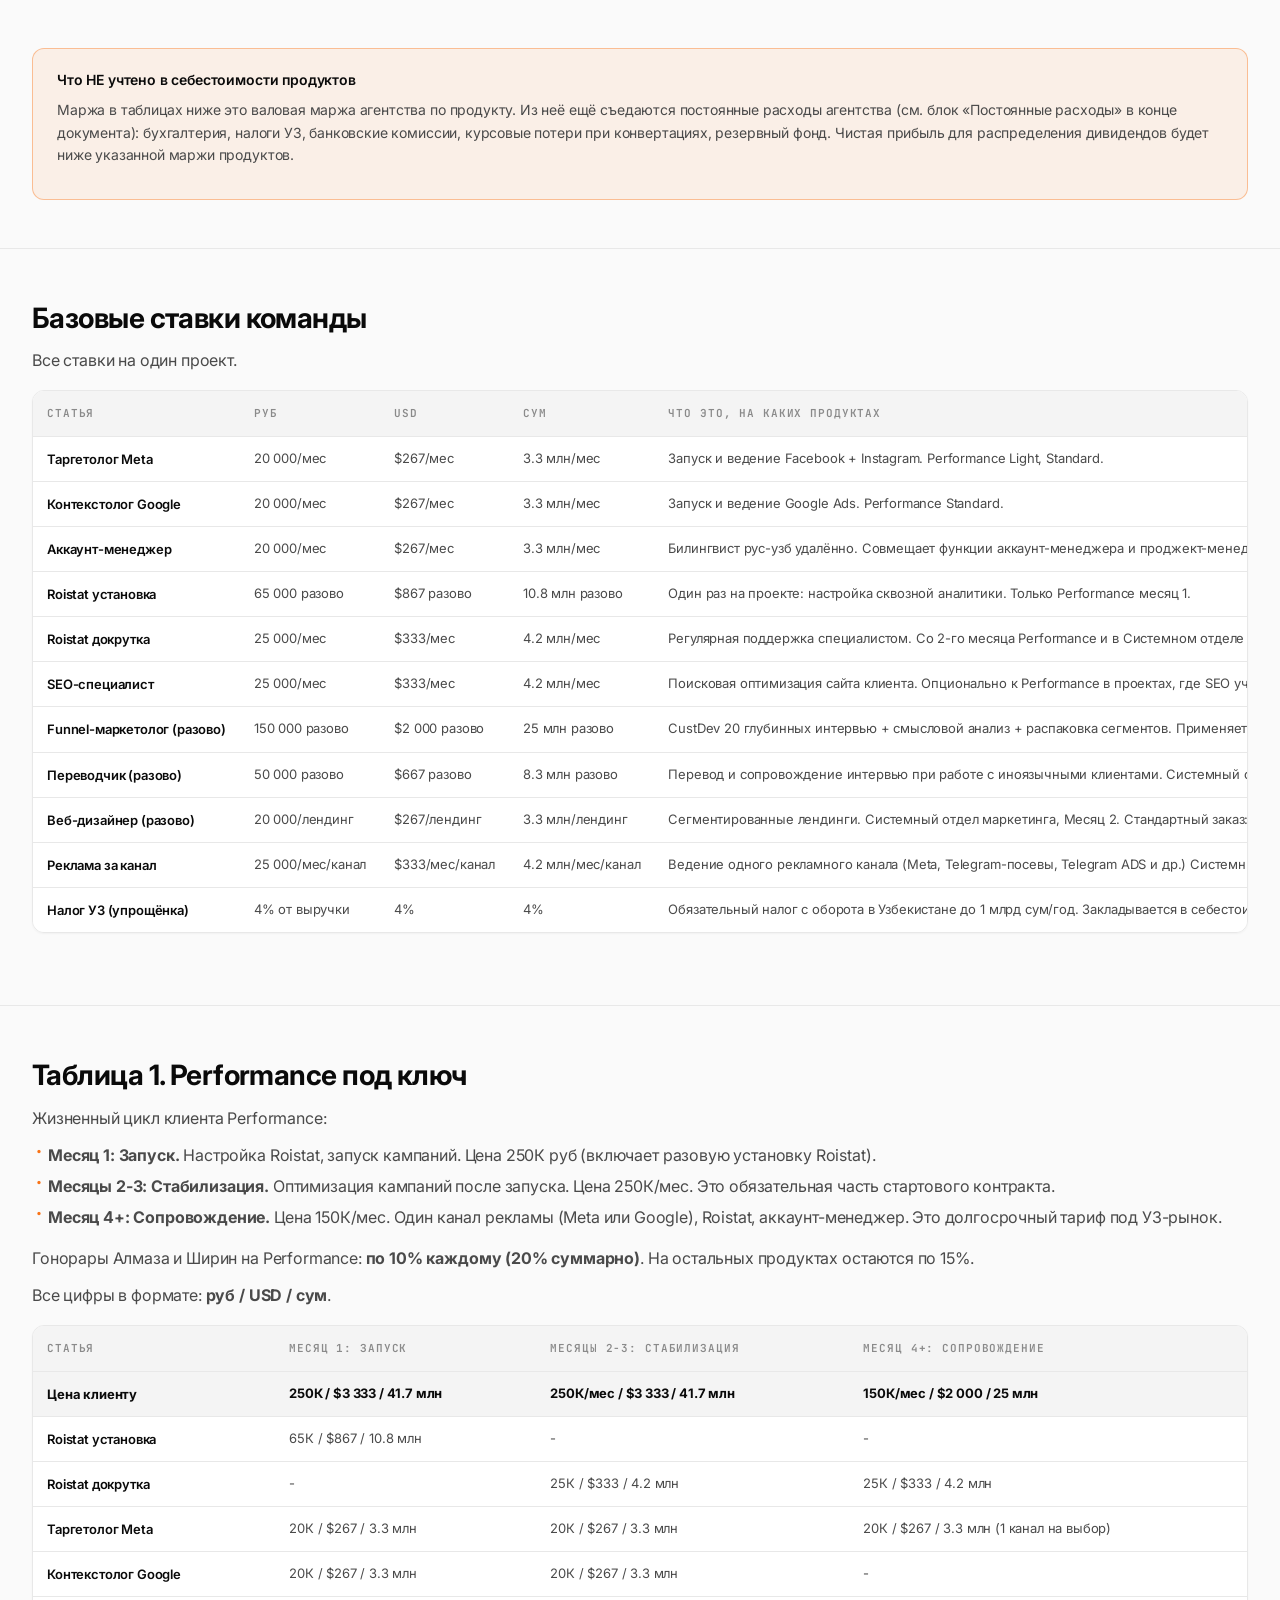
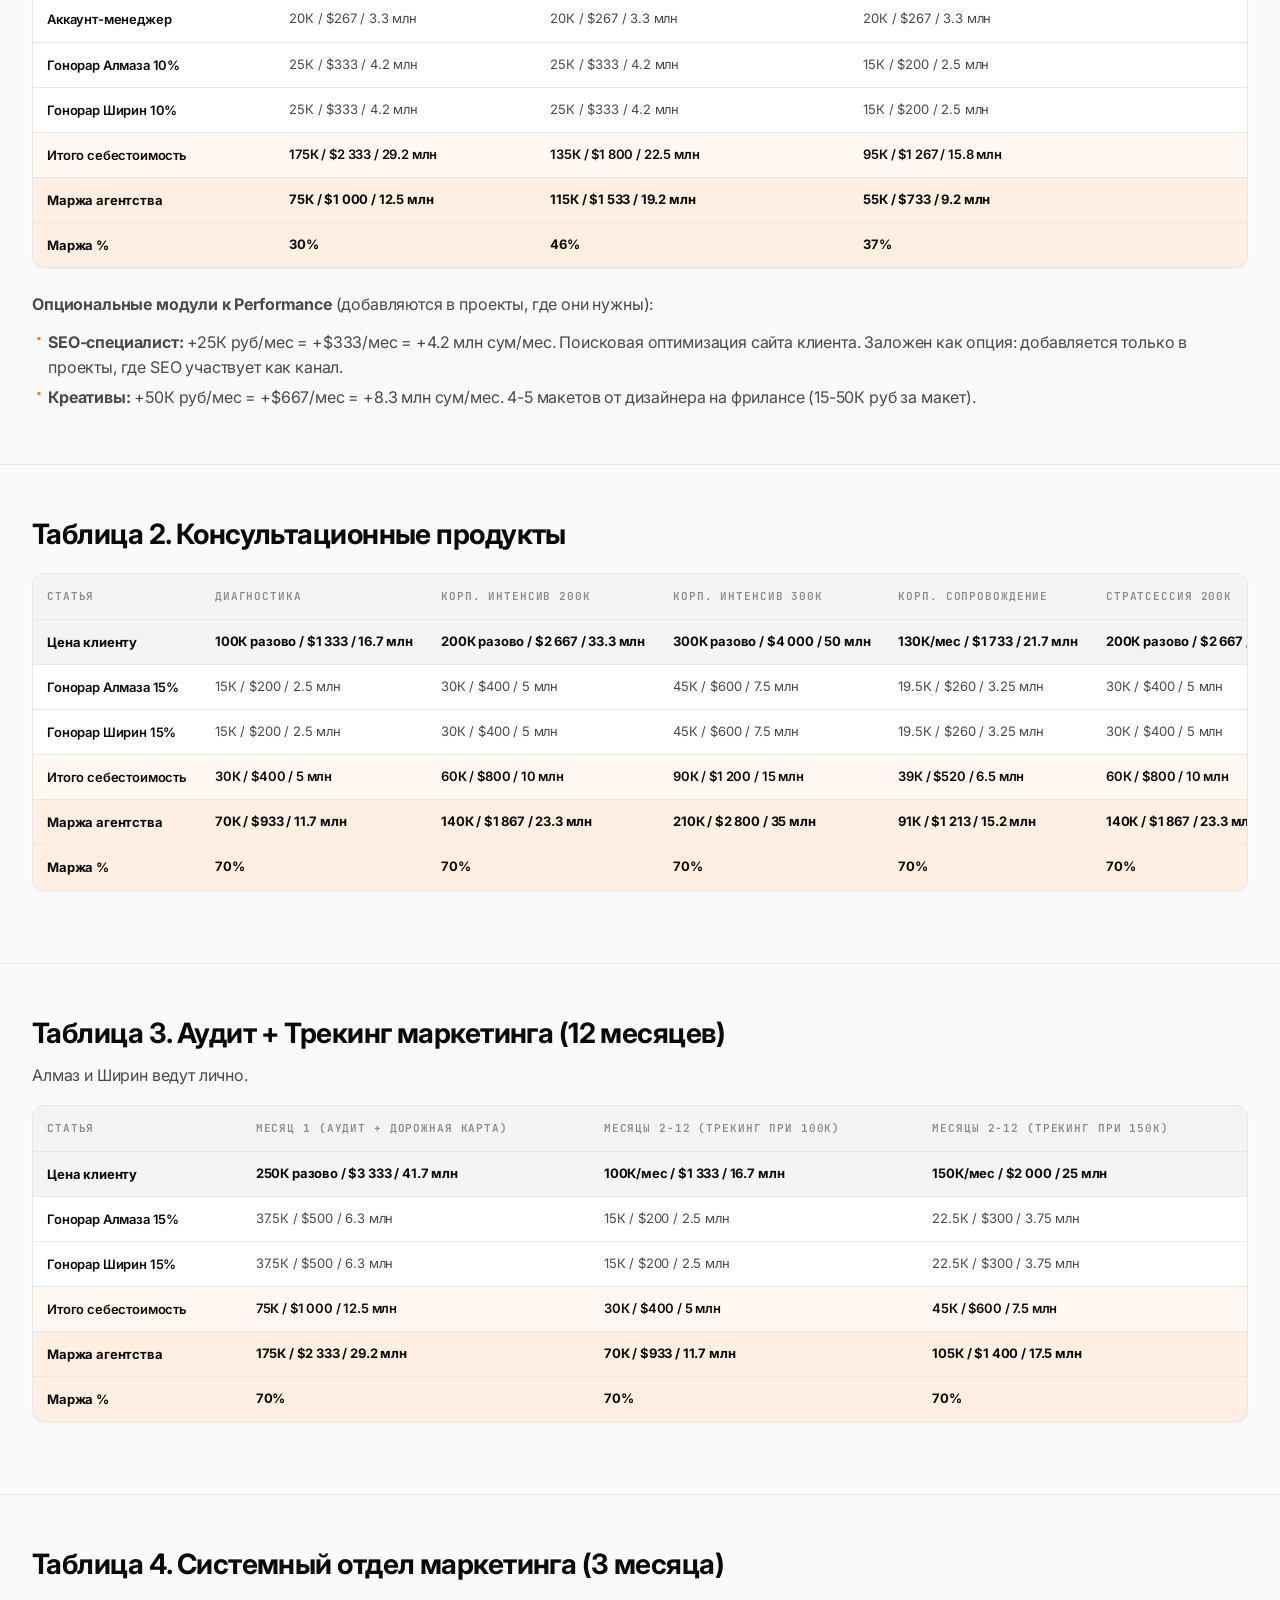
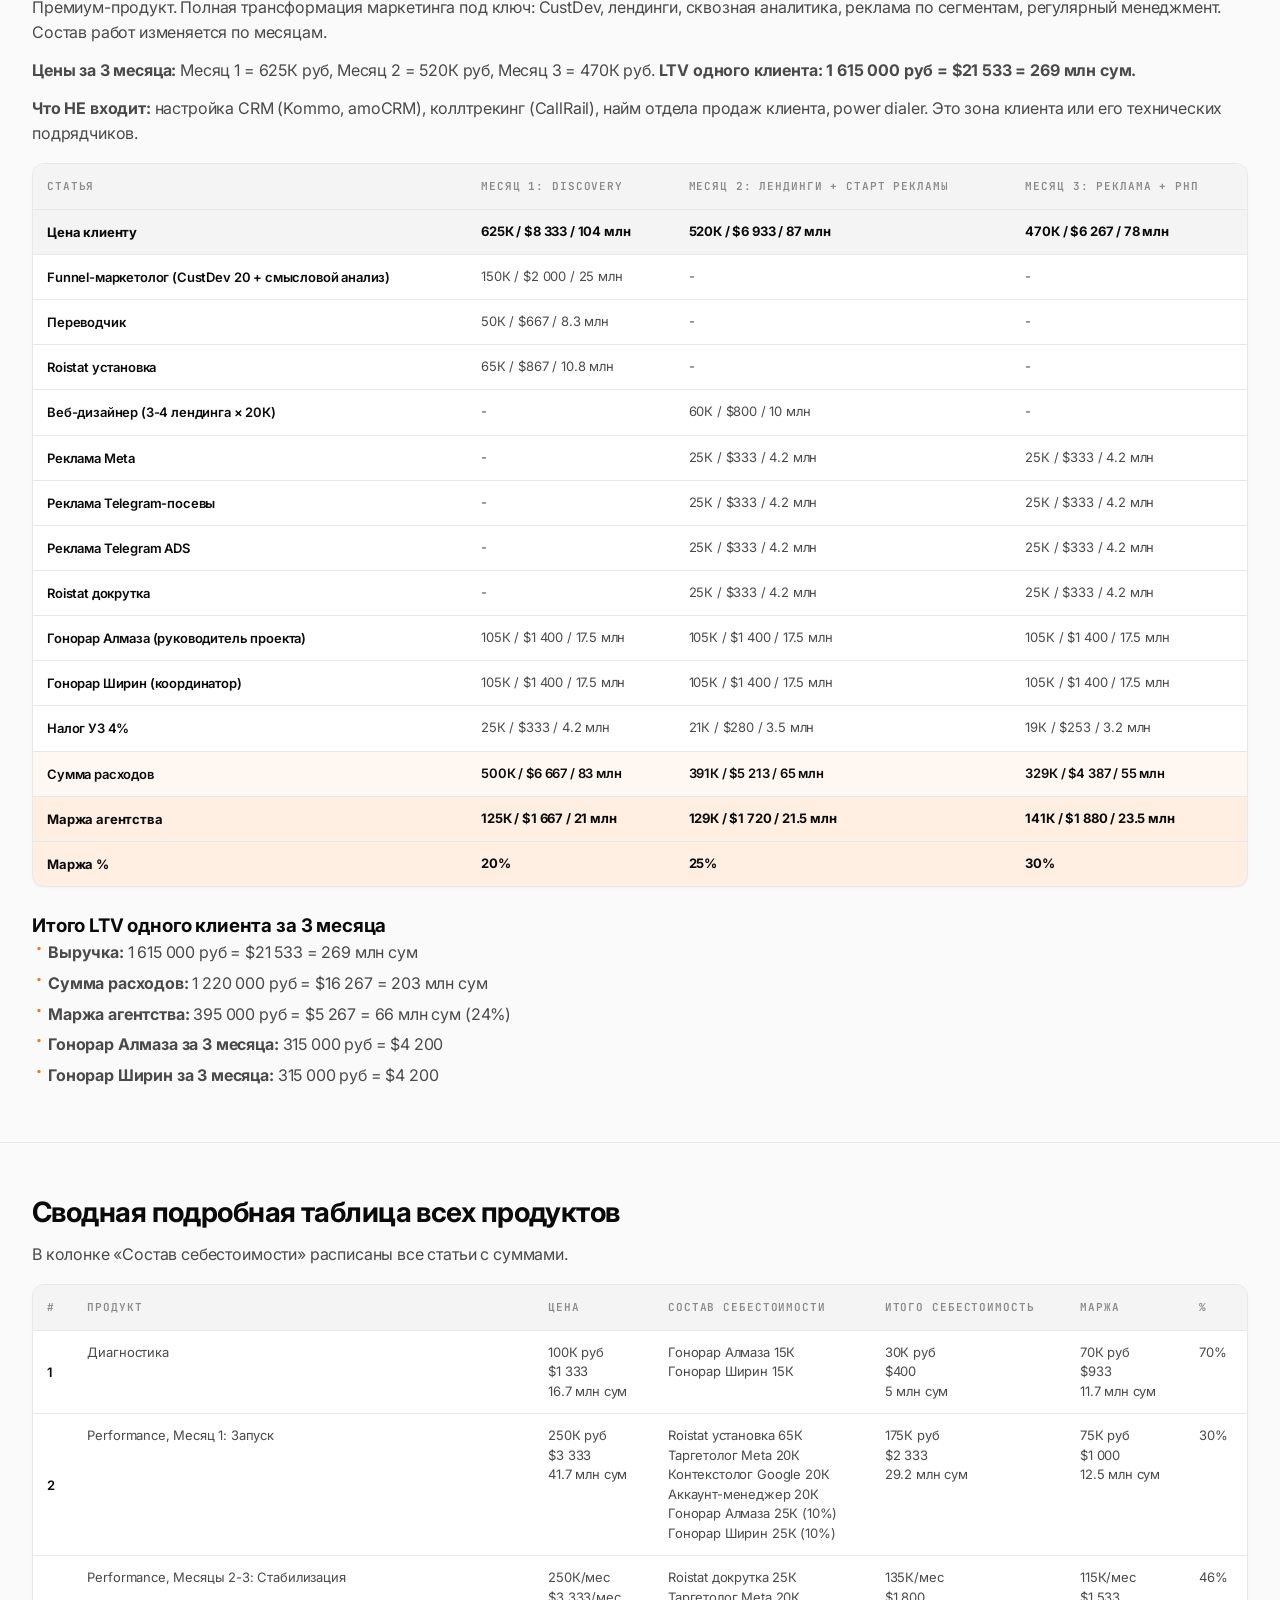
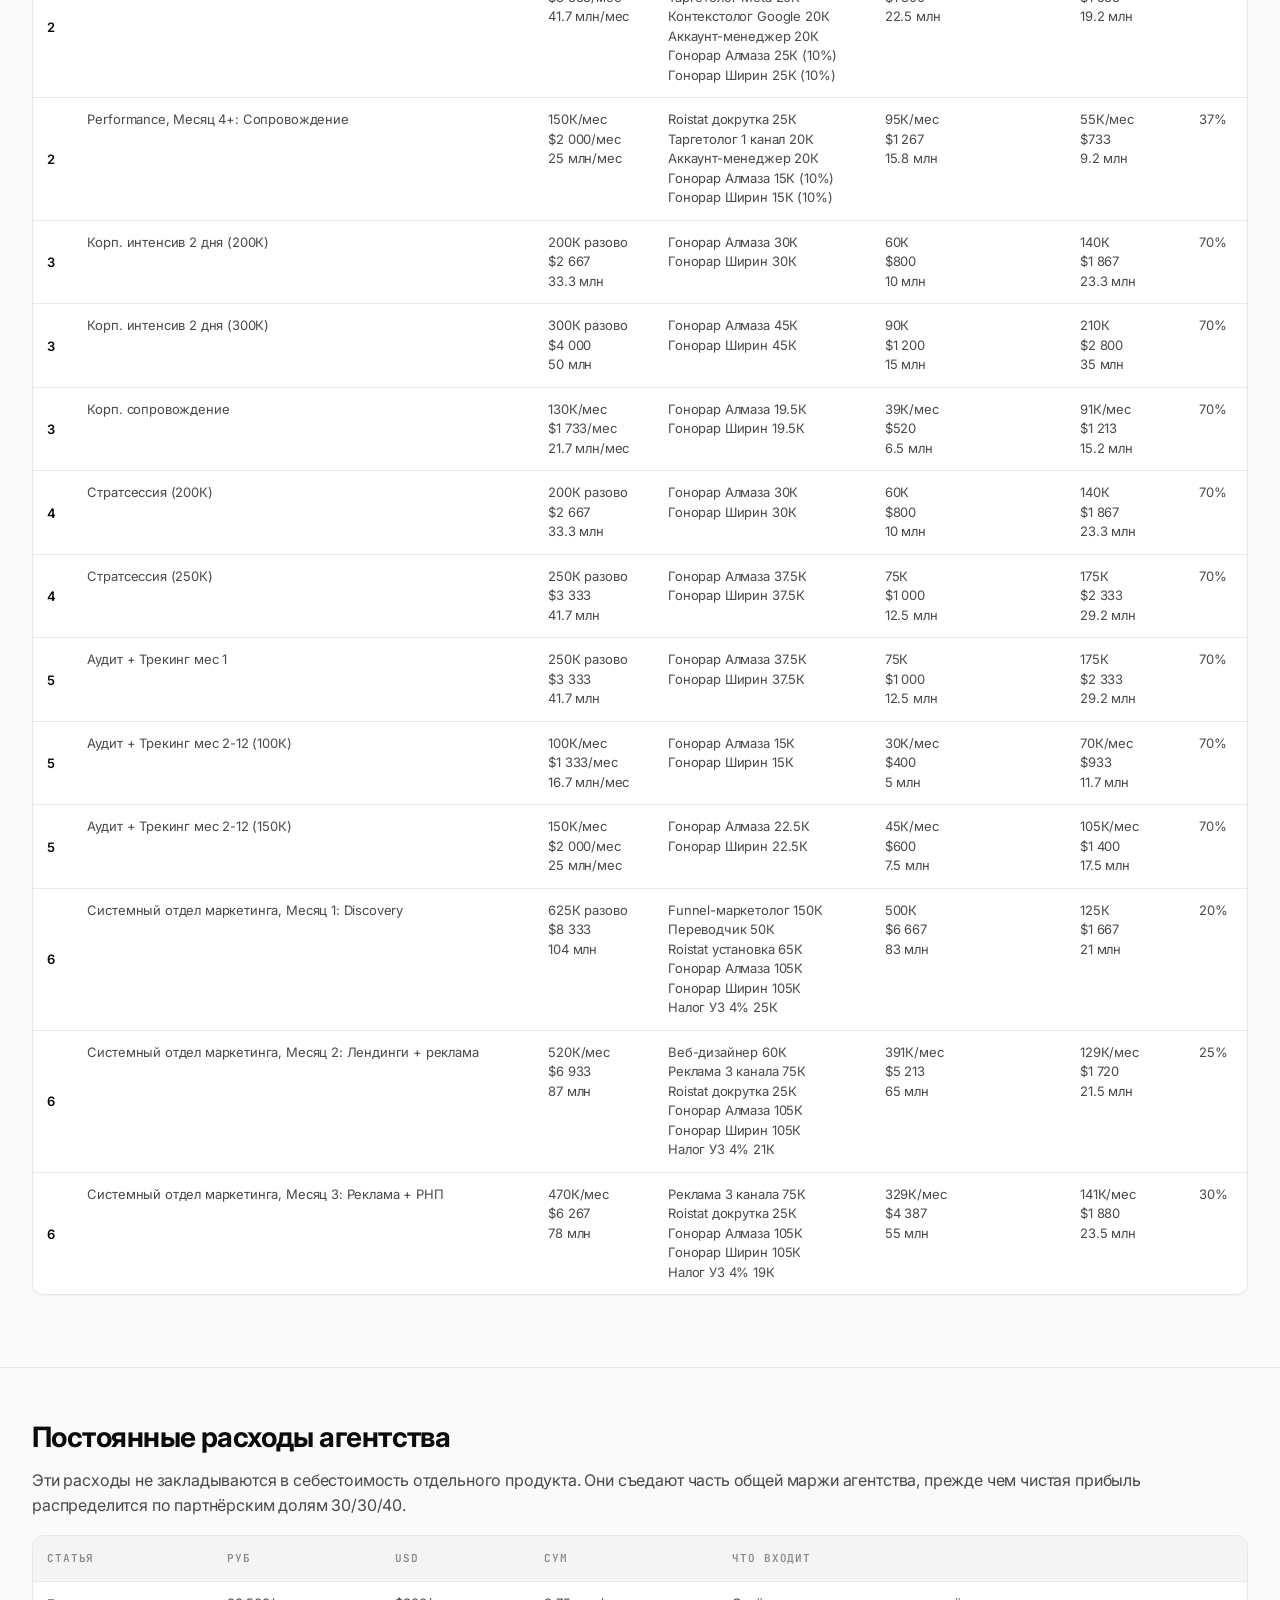
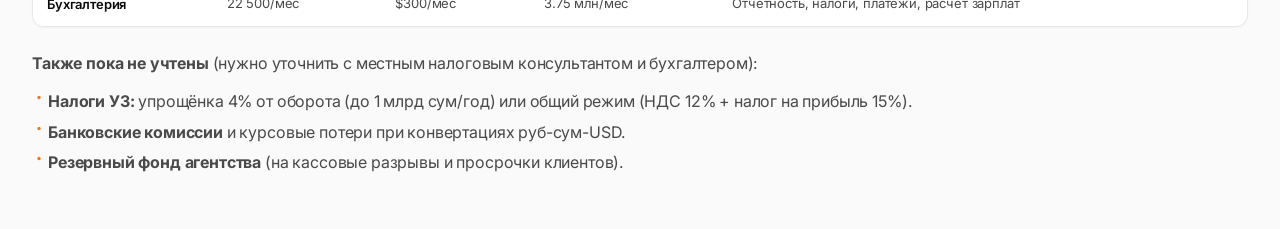
<file: index.html>
<!DOCTYPE html>
<html lang="ru">
<head>
  <meta charset="UTF-8">
  <meta name="viewport" content="width=device-width, initial-scale=1.0">
  <title>Себестоимость продуктов · Маркетинговое агентство в Ташкенте</title>
  <link rel="preconnect" href="https://fonts.googleapis.com">
  <link rel="preconnect" href="https://fonts.gstatic.com" crossorigin>
  <link href="https://fonts.googleapis.com/css2?family=Inter:wght@400;500;600;700;800;900&family=JetBrains+Mono:wght@400;500;600&display=swap" rel="stylesheet">
  <link rel="stylesheet" href="styles.css">
  <style>
    .doc-section {
      padding: 48px 0;
      border-bottom: 1px solid var(--border);
    }
    .doc-section:last-child { border-bottom: none; }
    .doc-section h2 {
      font-size: clamp(20px, 2.5vw, 28px);
      font-weight: 700;
      margin-bottom: 8px;
      letter-spacing: -0.02em;
      color: var(--text);
    }
    .doc-section p {
      color: var(--text-muted);
      margin-bottom: 12px;
      line-height: 1.6;
    }
    .table-wrap {
      overflow-x: auto;
      border: 1px solid var(--border);
      border-radius: 12px;
      background: var(--bg-card);
      box-shadow: var(--shadow-sm);
      margin-top: 16px;
      margin-bottom: 24px;
    }
    .data-table {
      width: 100%;
      border-collapse: collapse;
      font-size: 13px;
      min-width: 720px;
    }
    .data-table thead th {
      background: var(--bg-soft);
      text-align: left;
      font-family: 'JetBrains Mono', 'SF Mono', monospace;
      font-size: 11px;
      letter-spacing: 0.08em;
      text-transform: uppercase;
      color: var(--text-dim);
      font-weight: 600;
      padding: 14px 14px;
      border-bottom: 1px solid var(--border);
      white-space: nowrap;
      position: sticky;
      top: 0;
    }
    .data-table tbody th {
      text-align: left;
      padding: 12px 14px;
      color: var(--text);
      font-weight: 600;
      background: var(--bg-card);
      font-size: 13px;
      border-bottom: 1px solid var(--border);
      white-space: nowrap;
    }
    .data-table tbody td {
      padding: 12px 14px;
      color: var(--text-muted);
      border-bottom: 1px solid var(--border);
      vertical-align: top;
      font-size: 13px;
      line-height: 1.5;
      white-space: nowrap;
    }
    #summary .data-table tbody td {
      white-space: normal;
    }
    .data-table tbody tr.row-total th,
    .data-table tbody tr.row-total td {
      background: rgba(249, 115, 22, 0.06);
      color: var(--text);
      font-weight: 600;
    }
    .data-table tbody tr.row-margin th,
    .data-table tbody tr.row-margin td {
      background: rgba(249, 115, 22, 0.12);
      color: var(--text);
      font-weight: 700;
    }
    .data-table tbody tr.row-price th,
    .data-table tbody tr.row-price td {
      background: var(--bg-soft);
      color: var(--text);
      font-weight: 700;
    }
    .data-table tbody tr:last-child th,
    .data-table tbody tr:last-child td { border-bottom: none; }
    .data-table tbody tr:hover td {
      background: rgba(249, 115, 22, 0.04);
    }
    .doc-header {
      padding: 36px 0 24px;
      border-bottom: 1px solid var(--border);
      background: linear-gradient(180deg, rgba(249, 115, 22, 0.04) 0%, transparent 100%);
    }
    .doc-header .eyebrow {
      font-family: 'JetBrains Mono', 'SF Mono', monospace;
      font-size: 12px;
      letter-spacing: 0.15em;
      text-transform: uppercase;
      color: var(--accent);
      font-weight: 600;
      margin-bottom: 14px;
    }
    .doc-header h1 {
      font-size: clamp(24px, 3.5vw, 36px);
      font-weight: 800;
      letter-spacing: -0.03em;
      line-height: 1.15;
      max-width: 800px;
      color: var(--text);
    }
    .doc-header .meta {
      margin-top: 16px;
      font-family: 'JetBrains Mono', 'SF Mono', monospace;
      font-size: 13px;
      color: var(--text-dim);
    }
    .doc-header .meta strong {
      color: var(--text);
    }
  </style>
</head>
<body>

<section class="doc-section" id="disclaimer">
  <div class="container">
    <div style="background: rgba(249, 115, 22, 0.08); border: 1px solid var(--accent-line); border-radius: 12px; padding: 20px 24px;">
      <p style="margin: 0; color: var(--text); font-weight: 600; font-size: 14px;">Что НЕ учтено в себестоимости продуктов</p>
      <p style="margin-top: 8px; color: var(--text-muted); font-size: 14px;">Маржа в таблицах ниже это валовая маржа агентства по продукту. Из неё ещё съедаются постоянные расходы агентства (см. блок «Постоянные расходы» в конце документа): бухгалтерия, налоги УЗ, банковские комиссии, курсовые потери при конвертациях, резервный фонд. Чистая прибыль для распределения дивидендов будет ниже указанной маржи продуктов.</p>
    </div>
  </div>
</section>

<section class="doc-section" id="rates">
  <div class="container">
    <h2>Базовые ставки команды</h2>
    <p>Все ставки на один проект.</p>
    <div class="table-wrap">
      <table class="data-table">
        <thead>
          <tr>
            <th>Статья</th>
            <th>Руб</th>
            <th>USD</th>
            <th>Сум</th>
            <th>Что это, на каких продуктах</th>
          </tr>
        </thead>
        <tbody>
          <tr><th>Таргетолог Meta</th><td>20 000/мес</td><td>$267/мес</td><td>3.3 млн/мес</td><td>Запуск и ведение Facebook + Instagram. Performance Light, Standard.</td></tr>
          <tr><th>Контекстолог Google</th><td>20 000/мес</td><td>$267/мес</td><td>3.3 млн/мес</td><td>Запуск и ведение Google Ads. Performance Standard.</td></tr>
          <tr><th>Аккаунт-менеджер</th><td>20 000/мес</td><td>$267/мес</td><td>3.3 млн/мес</td><td>Билингвист рус-узб удалённо. Совмещает функции аккаунт-менеджера и проджект-менеджера. Один аккаунт-менеджер ведёт 3 проекта. Стоимость указана как доля на один проект.</td></tr>
          <tr><th>Roistat установка</th><td>65 000 разово</td><td>$867 разово</td><td>10.8 млн разово</td><td>Один раз на проекте: настройка сквозной аналитики. Только Performance месяц 1.</td></tr>
          <tr><th>Roistat докрутка</th><td>25 000/мес</td><td>$333/мес</td><td>4.2 млн/мес</td><td>Регулярная поддержка специалистом. Со 2-го месяца Performance и в Системном отделе маркетинга.</td></tr>
          <tr><th>SEO-специалист</th><td>25 000/мес</td><td>$333/мес</td><td>4.2 млн/мес</td><td>Поисковая оптимизация сайта клиента. Опционально к Performance в проектах, где SEO участвует как канал.</td></tr>
          <tr><th>Funnel-маркетолог (разово)</th><td>150 000 разово</td><td>$2 000 разово</td><td>25 млн разово</td><td>CustDev 20 глубинных интервью + смысловой анализ + распаковка сегментов. Применяется в Системном отделе маркетинга, Месяц 1.</td></tr>
          <tr><th>Переводчик (разово)</th><td>50 000 разово</td><td>$667 разово</td><td>8.3 млн разово</td><td>Перевод и сопровождение интервью при работе с иноязычными клиентами. Системный отдел маркетинга, Месяц 1.</td></tr>
          <tr><th>Веб-дизайнер (разово)</th><td>20 000/лендинг</td><td>$267/лендинг</td><td>3.3 млн/лендинг</td><td>Сегментированные лендинги. Системный отдел маркетинга, Месяц 2. Стандартный заказ: 3-4 лендинга.</td></tr>
          <tr><th>Реклама за канал</th><td>25 000/мес/канал</td><td>$333/мес/канал</td><td>4.2 млн/мес/канал</td><td>Ведение одного рекламного канала (Meta, Telegram-посевы, Telegram ADS и др.) Системный отдел маркетинга со 2-го месяца.</td></tr>
          <tr><th>Налог УЗ (упрощёнка)</th><td>4% от выручки</td><td>4%</td><td>4%</td><td>Обязательный налог с оборота в Узбекистане до 1 млрд сум/год. Закладывается в себестоимость каждого продукта.</td></tr>
        </tbody>
      </table>
    </div>
  </div>
</section>

<section class="doc-section" id="performance">
  <div class="container">
    <h2>Таблица 1. Performance под ключ</h2>
    <p>Жизненный цикл клиента Performance:</p>
    <ul style="list-style: none; padding-left: 0; margin-bottom: 16px;">
      <li style="padding-left: 16px; position: relative; margin-bottom: 6px; color: var(--text-muted);"><span style="color: var(--accent); font-weight: 800; position: absolute; left: 4px; font-size: 18px; line-height: 1;">·</span><strong>Месяц 1: Запуск.</strong> Настройка Roistat, запуск кампаний. Цена 250К руб (включает разовую установку Roistat).</li>
      <li style="padding-left: 16px; position: relative; margin-bottom: 6px; color: var(--text-muted);"><span style="color: var(--accent); font-weight: 800; position: absolute; left: 4px; font-size: 18px; line-height: 1;">·</span><strong>Месяцы 2-3: Стабилизация.</strong> Оптимизация кампаний после запуска. Цена 250К/мес. Это обязательная часть стартового контракта.</li>
      <li style="padding-left: 16px; position: relative; margin-bottom: 6px; color: var(--text-muted);"><span style="color: var(--accent); font-weight: 800; position: absolute; left: 4px; font-size: 18px; line-height: 1;">·</span><strong>Месяц 4+: Сопровождение.</strong> Цена 150К/мес. Один канал рекламы (Meta или Google), Roistat, аккаунт-менеджер. Это долгосрочный тариф под УЗ-рынок.</li>
    </ul>
    <p>Гонорары Алмаза и Ширин на Performance: <strong>по 10% каждому (20% суммарно)</strong>. На остальных продуктах остаются по 15%.</p>
    <p>Все цифры в формате: <strong>руб / USD / сум</strong>.</p>
    <div class="table-wrap">
      <table class="data-table" style="min-width: 900px">
        <thead>
          <tr>
            <th>Статья</th>
            <th>Месяц 1: Запуск</th>
            <th>Месяцы 2-3: Стабилизация</th>
            <th>Месяц 4+: Сопровождение</th>
          </tr>
        </thead>
        <tbody>
          <tr class="row-price">
            <th>Цена клиенту</th>
            <td>250К / $3 333 / 41.7 млн</td>
            <td>250К/мес / $3 333 / 41.7 млн</td>
            <td>150К/мес / $2 000 / 25 млн</td>
          </tr>
          <tr><th>Roistat установка</th><td>65К / $867 / 10.8 млн</td><td>-</td><td>-</td></tr>
          <tr><th>Roistat докрутка</th><td>-</td><td>25К / $333 / 4.2 млн</td><td>25К / $333 / 4.2 млн</td></tr>
          <tr><th>Таргетолог Meta</th><td>20К / $267 / 3.3 млн</td><td>20К / $267 / 3.3 млн</td><td>20К / $267 / 3.3 млн (1 канал на выбор)</td></tr>
          <tr><th>Контекстолог Google</th><td>20К / $267 / 3.3 млн</td><td>20К / $267 / 3.3 млн</td><td>-</td></tr>
          <tr><th>Аккаунт-менеджер</th><td>20К / $267 / 3.3 млн</td><td>20К / $267 / 3.3 млн</td><td>20К / $267 / 3.3 млн</td></tr>
          <tr><th>Гонорар Алмаза 10%</th><td>25К / $333 / 4.2 млн</td><td>25К / $333 / 4.2 млн</td><td>15К / $200 / 2.5 млн</td></tr>
          <tr><th>Гонорар Ширин 10%</th><td>25К / $333 / 4.2 млн</td><td>25К / $333 / 4.2 млн</td><td>15К / $200 / 2.5 млн</td></tr>
          <tr class="row-total"><th>Итого себестоимость</th><td>175К / $2 333 / 29.2 млн</td><td>135К / $1 800 / 22.5 млн</td><td>95К / $1 267 / 15.8 млн</td></tr>
          <tr class="row-margin"><th>Маржа агентства</th><td>75К / $1 000 / 12.5 млн</td><td>115К / $1 533 / 19.2 млн</td><td>55К / $733 / 9.2 млн</td></tr>
          <tr class="row-margin"><th>Маржа %</th><td>30%</td><td>46%</td><td>37%</td></tr>
        </tbody>
      </table>
    </div>
    <p style="margin-top:16px;"><strong>Опциональные модули к Performance</strong> (добавляются в проекты, где они нужны):</p>
    <ul style="list-style: none; padding-left: 0;">
      <li style="padding-left: 16px; position: relative; margin-bottom: 6px; color: var(--text-muted);"><span style="color: var(--accent); font-weight: 800; position: absolute; left: 4px; font-size: 18px; line-height: 1;">·</span><strong>SEO-специалист:</strong> +25К руб/мес = +$333/мес = +4.2 млн сум/мес. Поисковая оптимизация сайта клиента. Заложен как опция: добавляется только в проекты, где SEO участвует как канал.</li>
      <li style="padding-left: 16px; position: relative; margin-bottom: 6px; color: var(--text-muted);"><span style="color: var(--accent); font-weight: 800; position: absolute; left: 4px; font-size: 18px; line-height: 1;">·</span><strong>Креативы:</strong> +50К руб/мес = +$667/мес = +8.3 млн сум/мес. 4-5 макетов от дизайнера на фрилансе (15-50К руб за макет).</li>
    </ul>
  </div>
</section>

<section class="doc-section" id="consulting">
  <div class="container">
    <h2>Таблица 2. Консультационные продукты</h2>
    <div class="table-wrap">
      <table class="data-table" style="min-width: 1100px">
        <thead>
          <tr>
            <th>Статья</th>
            <th>Диагностика</th>
            <th>Корп. интенсив 200К</th>
            <th>Корп. интенсив 300К</th>
            <th>Корп. сопровождение</th>
            <th>Стратсессия 200К</th>
            <th>Стратсессия 250К</th>
          </tr>
        </thead>
        <tbody>
          <tr class="row-price">
            <th>Цена клиенту</th>
            <td>100К разово / $1 333 / 16.7 млн</td>
            <td>200К разово / $2 667 / 33.3 млн</td>
            <td>300К разово / $4 000 / 50 млн</td>
            <td>130К/мес / $1 733 / 21.7 млн</td>
            <td>200К разово / $2 667 / 33.3 млн</td>
            <td>250К разово / $3 333 / 41.7 млн</td>
          </tr>
          <tr><th>Гонорар Алмаза 15%</th><td>15К / $200 / 2.5 млн</td><td>30К / $400 / 5 млн</td><td>45К / $600 / 7.5 млн</td><td>19.5К / $260 / 3.25 млн</td><td>30К / $400 / 5 млн</td><td>37.5К / $500 / 6.3 млн</td></tr>
          <tr><th>Гонорар Ширин 15%</th><td>15К / $200 / 2.5 млн</td><td>30К / $400 / 5 млн</td><td>45К / $600 / 7.5 млн</td><td>19.5К / $260 / 3.25 млн</td><td>30К / $400 / 5 млн</td><td>37.5К / $500 / 6.3 млн</td></tr>
          <tr class="row-total"><th>Итого себестоимость</th><td>30К / $400 / 5 млн</td><td>60К / $800 / 10 млн</td><td>90К / $1 200 / 15 млн</td><td>39К / $520 / 6.5 млн</td><td>60К / $800 / 10 млн</td><td>75К / $1 000 / 12.5 млн</td></tr>
          <tr class="row-margin"><th>Маржа агентства</th><td>70К / $933 / 11.7 млн</td><td>140К / $1 867 / 23.3 млн</td><td>210К / $2 800 / 35 млн</td><td>91К / $1 213 / 15.2 млн</td><td>140К / $1 867 / 23.3 млн</td><td>175К / $2 333 / 29.2 млн</td></tr>
          <tr class="row-margin"><th>Маржа %</th><td>70%</td><td>70%</td><td>70%</td><td>70%</td><td>70%</td><td>70%</td></tr>
        </tbody>
      </table>
    </div>
  </div>
</section>

<section class="doc-section" id="audit-tracking">
  <div class="container">
    <h2>Таблица 3. Аудит + Трекинг маркетинга (12 месяцев)</h2>
    <p>Алмаз и Ширин ведут лично.</p>
    <div class="table-wrap">
      <table class="data-table">
        <thead>
          <tr>
            <th>Статья</th>
            <th>Месяц 1 (Аудит + Дорожная карта)</th>
            <th>Месяцы 2-12 (Трекинг при 100К)</th>
            <th>Месяцы 2-12 (Трекинг при 150К)</th>
          </tr>
        </thead>
        <tbody>
          <tr class="row-price">
            <th>Цена клиенту</th>
            <td>250К разово / $3 333 / 41.7 млн</td>
            <td>100К/мес / $1 333 / 16.7 млн</td>
            <td>150К/мес / $2 000 / 25 млн</td>
          </tr>
          <tr><th>Гонорар Алмаза 15%</th><td>37.5К / $500 / 6.3 млн</td><td>15К / $200 / 2.5 млн</td><td>22.5К / $300 / 3.75 млн</td></tr>
          <tr><th>Гонорар Ширин 15%</th><td>37.5К / $500 / 6.3 млн</td><td>15К / $200 / 2.5 млн</td><td>22.5К / $300 / 3.75 млн</td></tr>
          <tr class="row-total"><th>Итого себестоимость</th><td>75К / $1 000 / 12.5 млн</td><td>30К / $400 / 5 млн</td><td>45К / $600 / 7.5 млн</td></tr>
          <tr class="row-margin"><th>Маржа агентства</th><td>175К / $2 333 / 29.2 млн</td><td>70К / $933 / 11.7 млн</td><td>105К / $1 400 / 17.5 млн</td></tr>
          <tr class="row-margin"><th>Маржа %</th><td>70%</td><td>70%</td><td>70%</td></tr>
        </tbody>
      </table>
    </div>
  </div>
</section>

<section class="doc-section" id="system-marketing">
  <div class="container">
    <h2>Таблица 4. Системный отдел маркетинга (3 месяца)</h2>
    <p>Премиум-продукт. Полная трансформация маркетинга под ключ: CustDev, лендинги, сквозная аналитика, реклама по сегментам, регулярный менеджмент. Состав работ изменяется по месяцам.</p>
    <p><strong>Цены за 3 месяца:</strong> Месяц 1 = 625К руб, Месяц 2 = 520К руб, Месяц 3 = 470К руб. <strong>LTV одного клиента: 1 615 000 руб = $21 533 = 269 млн сум.</strong></p>
    <p><strong>Что НЕ входит:</strong> настройка CRM (Kommo, amoCRM), коллтрекинг (CallRail), найм отдела продаж клиента, power dialer. Это зона клиента или его технических подрядчиков.</p>
    <div class="table-wrap">
      <table class="data-table" style="min-width: 900px">
        <thead>
          <tr>
            <th>Статья</th>
            <th>Месяц 1: Discovery</th>
            <th>Месяц 2: Лендинги + старт рекламы</th>
            <th>Месяц 3: Реклама + РНП</th>
          </tr>
        </thead>
        <tbody>
          <tr class="row-price">
            <th>Цена клиенту</th>
            <td>625К / $8 333 / 104 млн</td>
            <td>520К / $6 933 / 87 млн</td>
            <td>470К / $6 267 / 78 млн</td>
          </tr>
          <tr><th>Funnel-маркетолог (CustDev 20 + смысловой анализ)</th><td>150К / $2 000 / 25 млн</td><td>-</td><td>-</td></tr>
          <tr><th>Переводчик</th><td>50К / $667 / 8.3 млн</td><td>-</td><td>-</td></tr>
          <tr><th>Roistat установка</th><td>65К / $867 / 10.8 млн</td><td>-</td><td>-</td></tr>
          <tr><th>Веб-дизайнер (3-4 лендинга × 20К)</th><td>-</td><td>60К / $800 / 10 млн</td><td>-</td></tr>
          <tr><th>Реклама Meta</th><td>-</td><td>25К / $333 / 4.2 млн</td><td>25К / $333 / 4.2 млн</td></tr>
          <tr><th>Реклама Telegram-посевы</th><td>-</td><td>25К / $333 / 4.2 млн</td><td>25К / $333 / 4.2 млн</td></tr>
          <tr><th>Реклама Telegram ADS</th><td>-</td><td>25К / $333 / 4.2 млн</td><td>25К / $333 / 4.2 млн</td></tr>
          <tr><th>Roistat докрутка</th><td>-</td><td>25К / $333 / 4.2 млн</td><td>25К / $333 / 4.2 млн</td></tr>
          <tr><th>Гонорар Алмаза (руководитель проекта)</th><td>105К / $1 400 / 17.5 млн</td><td>105К / $1 400 / 17.5 млн</td><td>105К / $1 400 / 17.5 млн</td></tr>
          <tr><th>Гонорар Ширин (координатор)</th><td>105К / $1 400 / 17.5 млн</td><td>105К / $1 400 / 17.5 млн</td><td>105К / $1 400 / 17.5 млн</td></tr>
          <tr><th>Налог УЗ 4%</th><td>25К / $333 / 4.2 млн</td><td>21К / $280 / 3.5 млн</td><td>19К / $253 / 3.2 млн</td></tr>
          <tr class="row-total"><th>Сумма расходов</th><td>500К / $6 667 / 83 млн</td><td>391К / $5 213 / 65 млн</td><td>329К / $4 387 / 55 млн</td></tr>
          <tr class="row-margin"><th>Маржа агентства</th><td>125К / $1 667 / 21 млн</td><td>129К / $1 720 / 21.5 млн</td><td>141К / $1 880 / 23.5 млн</td></tr>
          <tr class="row-margin"><th>Маржа %</th><td>20%</td><td>25%</td><td>30%</td></tr>
        </tbody>
      </table>
    </div>
    <h3 style="margin-top:24px;">Итого LTV одного клиента за 3 месяца</h3>
    <ul style="list-style: none; padding-left: 0;">
      <li style="padding-left: 16px; position: relative; margin-bottom: 6px; color: var(--text-muted);"><span style="color: var(--accent); font-weight: 800; position: absolute; left: 4px; font-size: 18px; line-height: 1;">·</span><strong>Выручка:</strong> 1 615 000 руб = $21 533 = 269 млн сум</li>
      <li style="padding-left: 16px; position: relative; margin-bottom: 6px; color: var(--text-muted);"><span style="color: var(--accent); font-weight: 800; position: absolute; left: 4px; font-size: 18px; line-height: 1;">·</span><strong>Сумма расходов:</strong> 1 220 000 руб = $16 267 = 203 млн сум</li>
      <li style="padding-left: 16px; position: relative; margin-bottom: 6px; color: var(--text-muted);"><span style="color: var(--accent); font-weight: 800; position: absolute; left: 4px; font-size: 18px; line-height: 1;">·</span><strong>Маржа агентства:</strong> 395 000 руб = $5 267 = 66 млн сум (24%)</li>
      <li style="padding-left: 16px; position: relative; margin-bottom: 6px; color: var(--text-muted);"><span style="color: var(--accent); font-weight: 800; position: absolute; left: 4px; font-size: 18px; line-height: 1;">·</span><strong>Гонорар Алмаза за 3 месяца:</strong> 315 000 руб = $4 200</li>
      <li style="padding-left: 16px; position: relative; margin-bottom: 6px; color: var(--text-muted);"><span style="color: var(--accent); font-weight: 800; position: absolute; left: 4px; font-size: 18px; line-height: 1;">·</span><strong>Гонорар Ширин за 3 месяца:</strong> 315 000 руб = $4 200</li>
    </ul>
  </div>
</section>

<section class="doc-section" id="summary">
  <div class="container">
    <h2>Сводная подробная таблица всех продуктов</h2>
    <p>В колонке «Состав себестоимости» расписаны все статьи с суммами.</p>
    <div class="table-wrap">
      <table class="data-table" style="min-width: 1100px">
        <thead>
          <tr>
            <th>#</th>
            <th>Продукт</th>
            <th>Цена</th>
            <th>Состав себестоимости</th>
            <th>Итого себестоимость</th>
            <th>Маржа</th>
            <th>%</th>
          </tr>
        </thead>
        <tbody>
          <tr>
            <th>1</th>
            <td>Диагностика</td>
            <td>100К руб<br>$1 333<br>16.7 млн сум</td>
            <td>Гонорар Алмаза 15К<br>Гонорар Ширин 15К</td>
            <td>30К руб<br>$400<br>5 млн сум</td>
            <td>70К руб<br>$933<br>11.7 млн сум</td>
            <td>70%</td>
          </tr>
          <tr>
            <th>2</th>
            <td>Performance, Месяц 1: Запуск</td>
            <td>250К руб<br>$3 333<br>41.7 млн сум</td>
            <td>Roistat установка 65К<br>Таргетолог Meta 20К<br>Контекстолог Google 20К<br>Аккаунт-менеджер 20К<br>Гонорар Алмаза 25К (10%)<br>Гонорар Ширин 25К (10%)</td>
            <td>175К руб<br>$2 333<br>29.2 млн сум</td>
            <td>75К руб<br>$1 000<br>12.5 млн сум</td>
            <td>30%</td>
          </tr>
          <tr>
            <th>2</th>
            <td>Performance, Месяцы 2-3: Стабилизация</td>
            <td>250К/мес<br>$3 333/мес<br>41.7 млн/мес</td>
            <td>Roistat докрутка 25К<br>Таргетолог Meta 20К<br>Контекстолог Google 20К<br>Аккаунт-менеджер 20К<br>Гонорар Алмаза 25К (10%)<br>Гонорар Ширин 25К (10%)</td>
            <td>135К/мес<br>$1 800<br>22.5 млн</td>
            <td>115К/мес<br>$1 533<br>19.2 млн</td>
            <td>46%</td>
          </tr>
          <tr>
            <th>2</th>
            <td>Performance, Месяц 4+: Сопровождение</td>
            <td>150К/мес<br>$2 000/мес<br>25 млн/мес</td>
            <td>Roistat докрутка 25К<br>Таргетолог 1 канал 20К<br>Аккаунт-менеджер 20К<br>Гонорар Алмаза 15К (10%)<br>Гонорар Ширин 15К (10%)</td>
            <td>95К/мес<br>$1 267<br>15.8 млн</td>
            <td>55К/мес<br>$733<br>9.2 млн</td>
            <td>37%</td>
          </tr>
          <tr>
            <th>3</th>
            <td>Корп. интенсив 2 дня (200К)</td>
            <td>200К разово<br>$2 667<br>33.3 млн</td>
            <td>Гонорар Алмаза 30К<br>Гонорар Ширин 30К</td>
            <td>60К<br>$800<br>10 млн</td>
            <td>140К<br>$1 867<br>23.3 млн</td>
            <td>70%</td>
          </tr>
          <tr>
            <th>3</th>
            <td>Корп. интенсив 2 дня (300К)</td>
            <td>300К разово<br>$4 000<br>50 млн</td>
            <td>Гонорар Алмаза 45К<br>Гонорар Ширин 45К</td>
            <td>90К<br>$1 200<br>15 млн</td>
            <td>210К<br>$2 800<br>35 млн</td>
            <td>70%</td>
          </tr>
          <tr>
            <th>3</th>
            <td>Корп. сопровождение</td>
            <td>130К/мес<br>$1 733/мес<br>21.7 млн/мес</td>
            <td>Гонорар Алмаза 19.5К<br>Гонорар Ширин 19.5К</td>
            <td>39К/мес<br>$520<br>6.5 млн</td>
            <td>91К/мес<br>$1 213<br>15.2 млн</td>
            <td>70%</td>
          </tr>
          <tr>
            <th>4</th>
            <td>Стратсессия (200К)</td>
            <td>200К разово<br>$2 667<br>33.3 млн</td>
            <td>Гонорар Алмаза 30К<br>Гонорар Ширин 30К</td>
            <td>60К<br>$800<br>10 млн</td>
            <td>140К<br>$1 867<br>23.3 млн</td>
            <td>70%</td>
          </tr>
          <tr>
            <th>4</th>
            <td>Стратсессия (250К)</td>
            <td>250К разово<br>$3 333<br>41.7 млн</td>
            <td>Гонорар Алмаза 37.5К<br>Гонорар Ширин 37.5К</td>
            <td>75К<br>$1 000<br>12.5 млн</td>
            <td>175К<br>$2 333<br>29.2 млн</td>
            <td>70%</td>
          </tr>
          <tr>
            <th>5</th>
            <td>Аудит + Трекинг мес 1</td>
            <td>250К разово<br>$3 333<br>41.7 млн</td>
            <td>Гонорар Алмаза 37.5К<br>Гонорар Ширин 37.5К</td>
            <td>75К<br>$1 000<br>12.5 млн</td>
            <td>175К<br>$2 333<br>29.2 млн</td>
            <td>70%</td>
          </tr>
          <tr>
            <th>5</th>
            <td>Аудит + Трекинг мес 2-12 (100К)</td>
            <td>100К/мес<br>$1 333/мес<br>16.7 млн/мес</td>
            <td>Гонорар Алмаза 15К<br>Гонорар Ширин 15К</td>
            <td>30К/мес<br>$400<br>5 млн</td>
            <td>70К/мес<br>$933<br>11.7 млн</td>
            <td>70%</td>
          </tr>
          <tr>
            <th>5</th>
            <td>Аудит + Трекинг мес 2-12 (150К)</td>
            <td>150К/мес<br>$2 000/мес<br>25 млн/мес</td>
            <td>Гонорар Алмаза 22.5К<br>Гонорар Ширин 22.5К</td>
            <td>45К/мес<br>$600<br>7.5 млн</td>
            <td>105К/мес<br>$1 400<br>17.5 млн</td>
            <td>70%</td>
          </tr>
          <tr>
            <th>6</th>
            <td>Системный отдел маркетинга, Месяц 1: Discovery</td>
            <td>625К разово<br>$8 333<br>104 млн</td>
            <td>Funnel-маркетолог 150К<br>Переводчик 50К<br>Roistat установка 65К<br>Гонорар Алмаза 105К<br>Гонорар Ширин 105К<br>Налог УЗ 4% 25К</td>
            <td>500К<br>$6 667<br>83 млн</td>
            <td>125К<br>$1 667<br>21 млн</td>
            <td>20%</td>
          </tr>
          <tr>
            <th>6</th>
            <td>Системный отдел маркетинга, Месяц 2: Лендинги + реклама</td>
            <td>520К/мес<br>$6 933<br>87 млн</td>
            <td>Веб-дизайнер 60К<br>Реклама 3 канала 75К<br>Roistat докрутка 25К<br>Гонорар Алмаза 105К<br>Гонорар Ширин 105К<br>Налог УЗ 4% 21К</td>
            <td>391К/мес<br>$5 213<br>65 млн</td>
            <td>129К/мес<br>$1 720<br>21.5 млн</td>
            <td>25%</td>
          </tr>
          <tr>
            <th>6</th>
            <td>Системный отдел маркетинга, Месяц 3: Реклама + РНП</td>
            <td>470К/мес<br>$6 267<br>78 млн</td>
            <td>Реклама 3 канала 75К<br>Roistat докрутка 25К<br>Гонорар Алмаза 105К<br>Гонорар Ширин 105К<br>Налог УЗ 4% 19К</td>
            <td>329К/мес<br>$4 387<br>55 млн</td>
            <td>141К/мес<br>$1 880<br>23.5 млн</td>
            <td>30%</td>
          </tr>
        </tbody>
      </table>
    </div>
  </div>
</section>

<section class="doc-section" id="overhead">
  <div class="container">
    <h2>Постоянные расходы агентства</h2>
    <p>Эти расходы не закладываются в себестоимость отдельного продукта. Они съедают часть общей маржи агентства, прежде чем чистая прибыль распределится по партнёрским долям 30/30/40.</p>
    <div class="table-wrap">
      <table class="data-table">
        <thead>
          <tr>
            <th>Статья</th>
            <th>Руб</th>
            <th>USD</th>
            <th>Сум</th>
            <th>Что входит</th>
          </tr>
        </thead>
        <tbody>
          <tr><th>Бухгалтерия</th><td>22 500/мес</td><td>$300/мес</td><td>3.75 млн/мес</td><td>Отчётность, налоги, платежи, расчёт зарплат</td></tr>
        </tbody>
      </table>
    </div>
    <p style="margin-top:16px;"><strong>Также пока не учтены</strong> (нужно уточнить с местным налоговым консультантом и бухгалтером):</p>
    <ul style="list-style: none; padding-left: 0;">
      <li style="padding-left: 16px; position: relative; margin-bottom: 6px; color: var(--text-muted);"><span style="color: var(--accent); font-weight: 800; position: absolute; left: 4px; font-size: 18px; line-height: 1;">·</span><strong>Налоги УЗ:</strong> упрощёнка 4% от оборота (до 1 млрд сум/год) или общий режим (НДС 12% + налог на прибыль 15%).</li>
      <li style="padding-left: 16px; position: relative; margin-bottom: 6px; color: var(--text-muted);"><span style="color: var(--accent); font-weight: 800; position: absolute; left: 4px; font-size: 18px; line-height: 1;">·</span><strong>Банковские комиссии</strong> и курсовые потери при конвертациях руб-сум-USD.</li>
      <li style="padding-left: 16px; position: relative; margin-bottom: 6px; color: var(--text-muted);"><span style="color: var(--accent); font-weight: 800; position: absolute; left: 4px; font-size: 18px; line-height: 1;">·</span><strong>Резервный фонд агентства</strong> (на кассовые разрывы и просрочки клиентов).</li>
    </ul>
  </div>
</section>

</body>
</html>
</file>
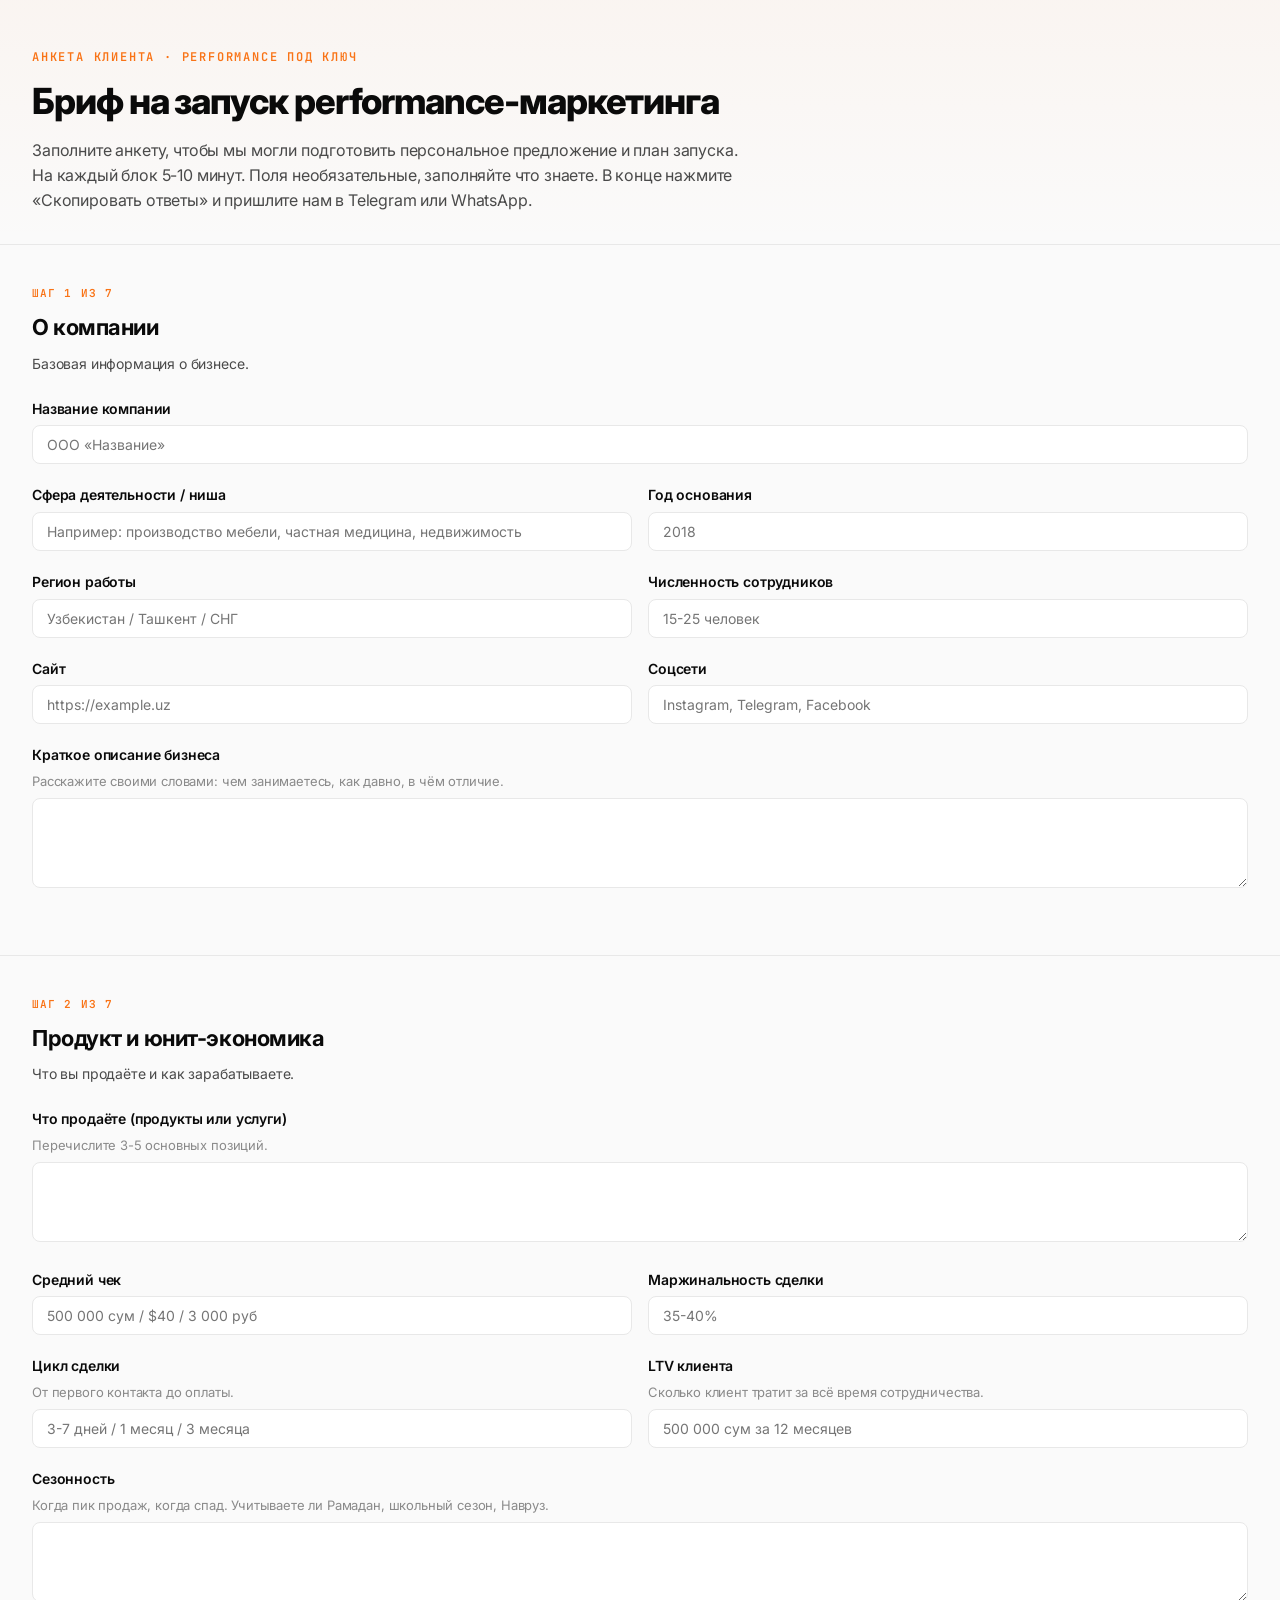
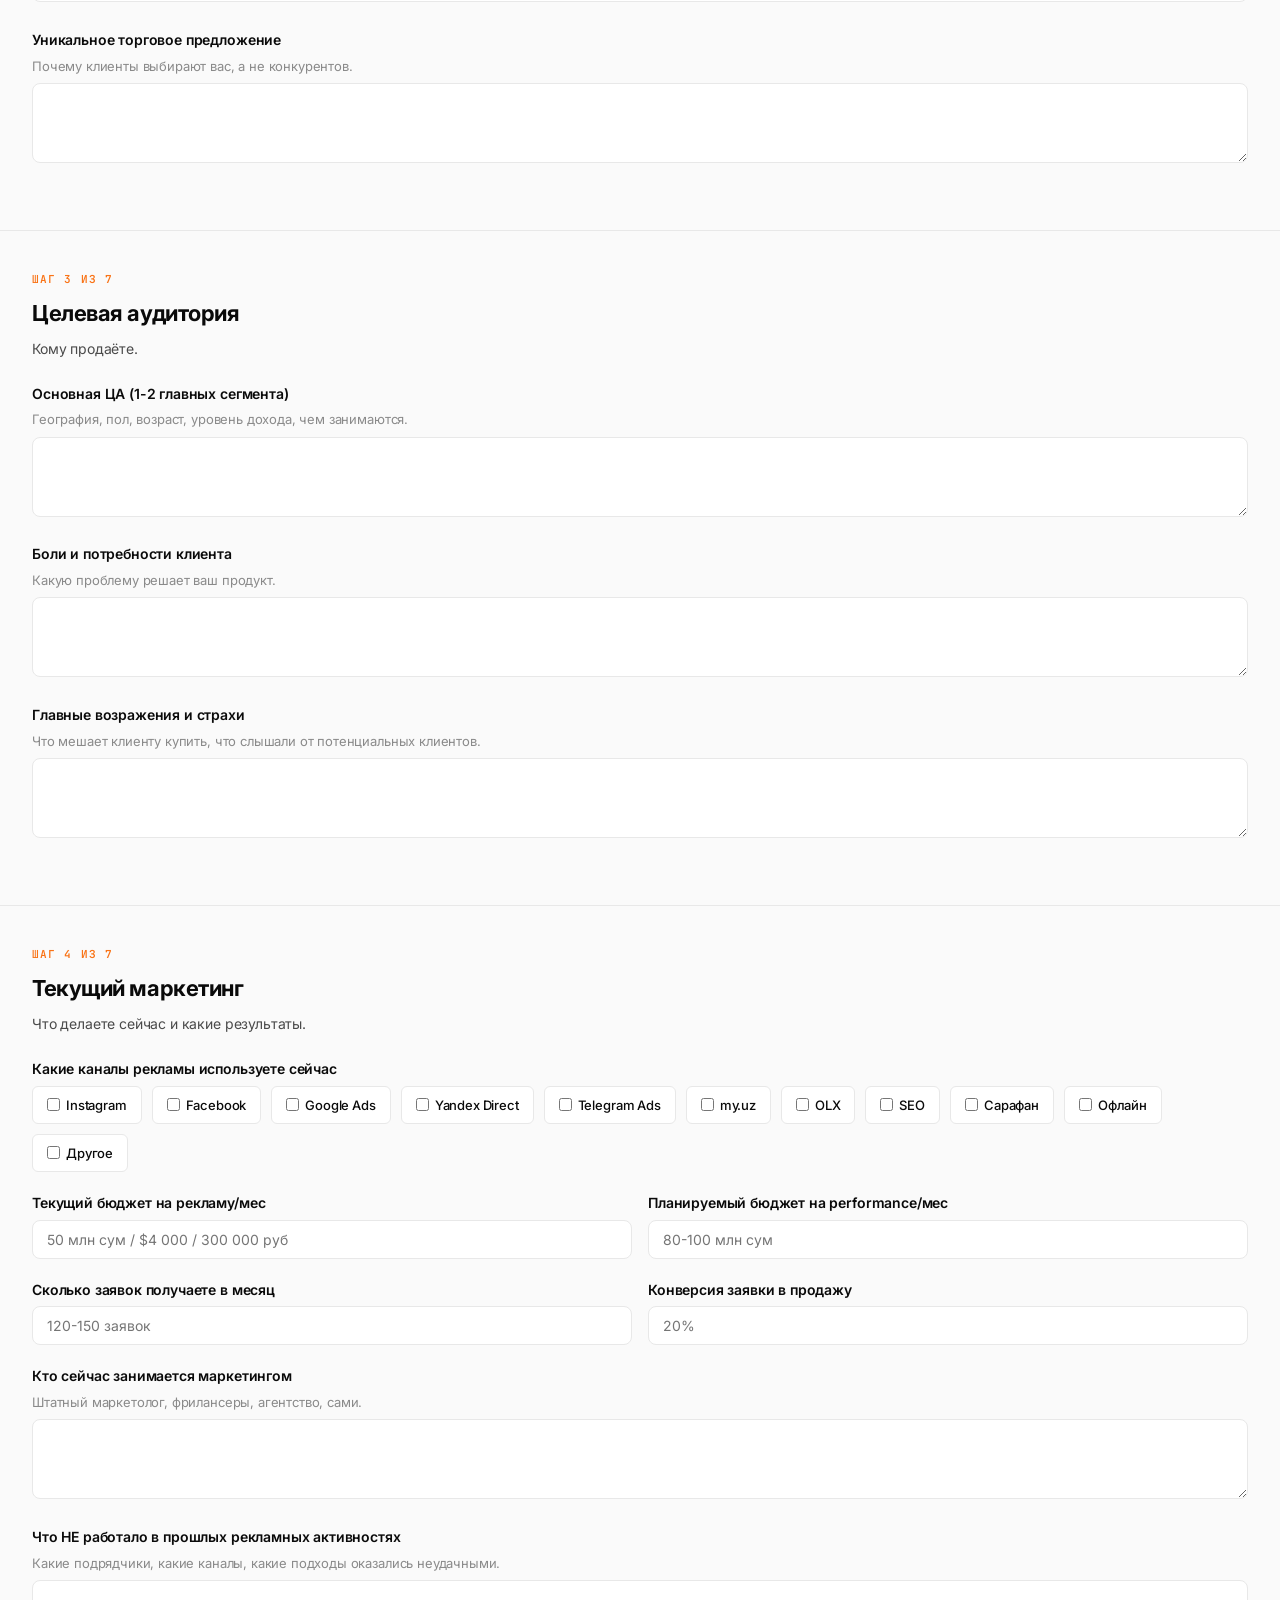
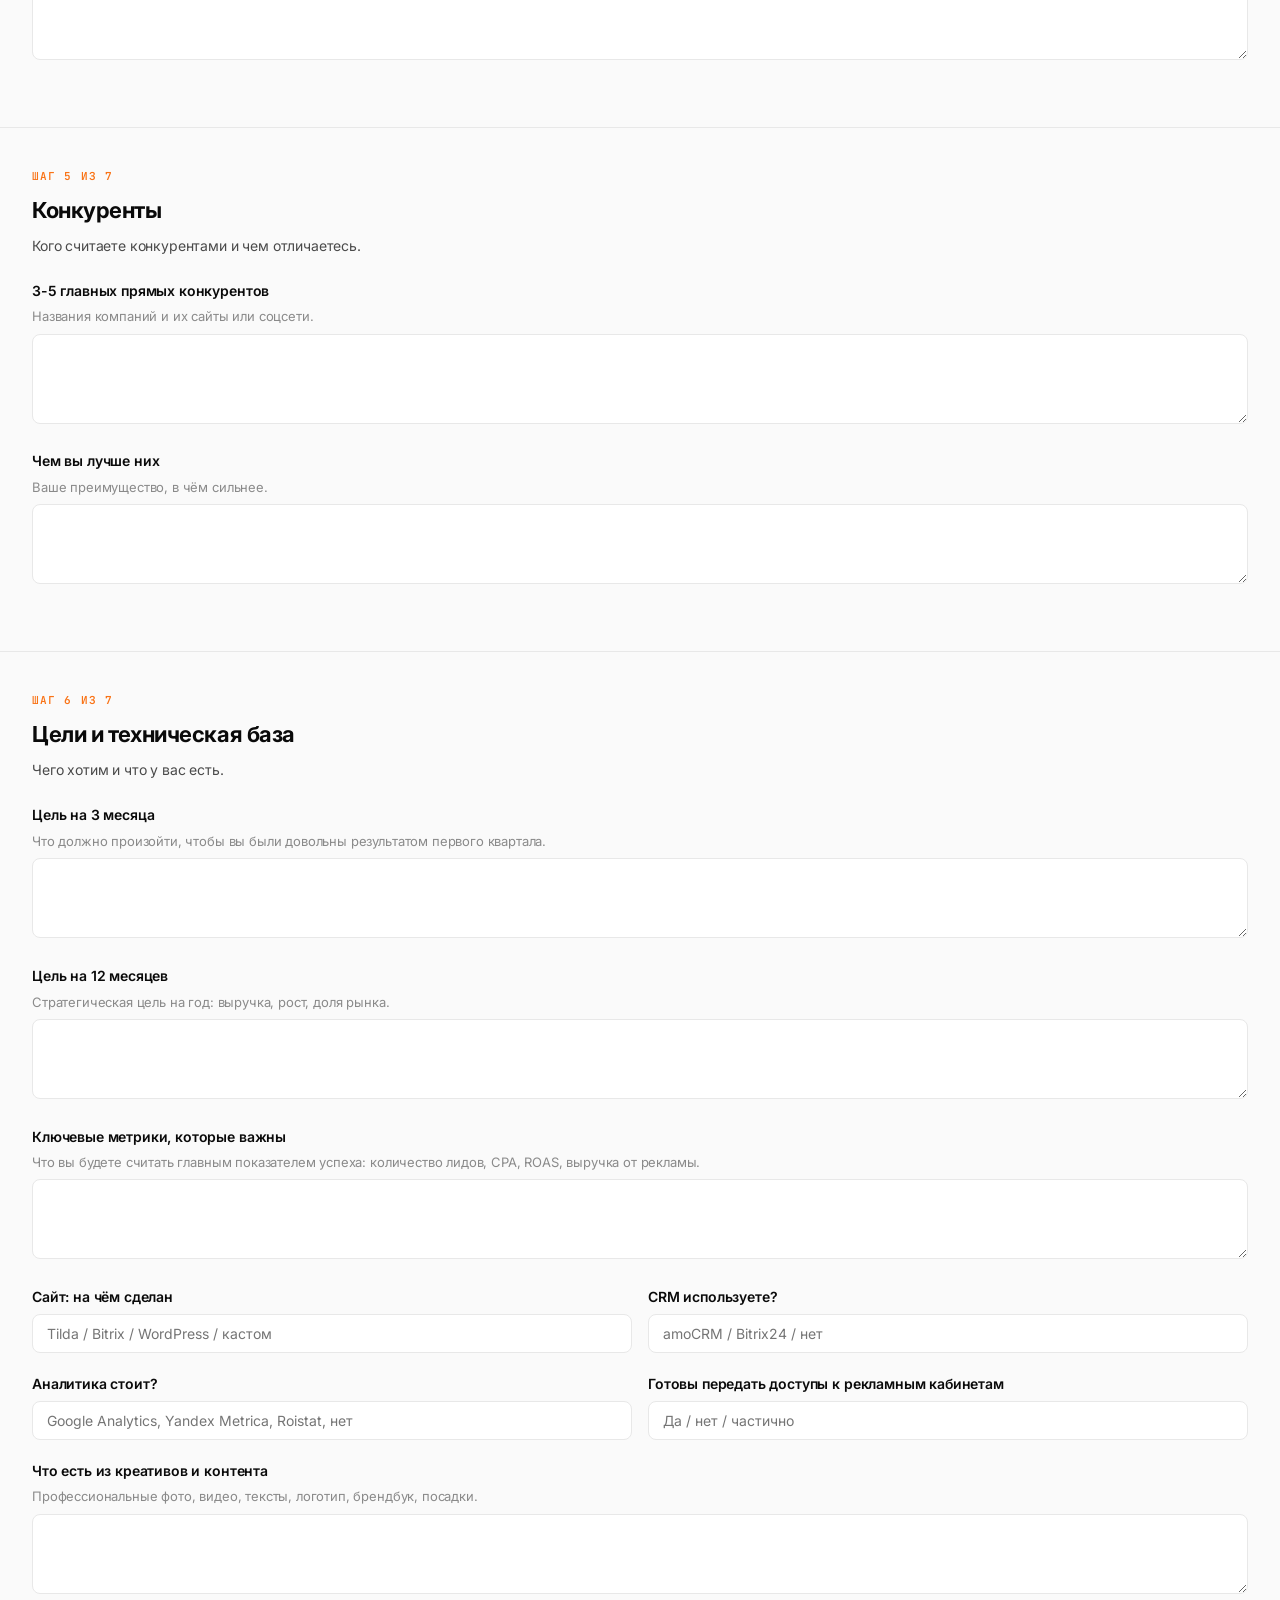
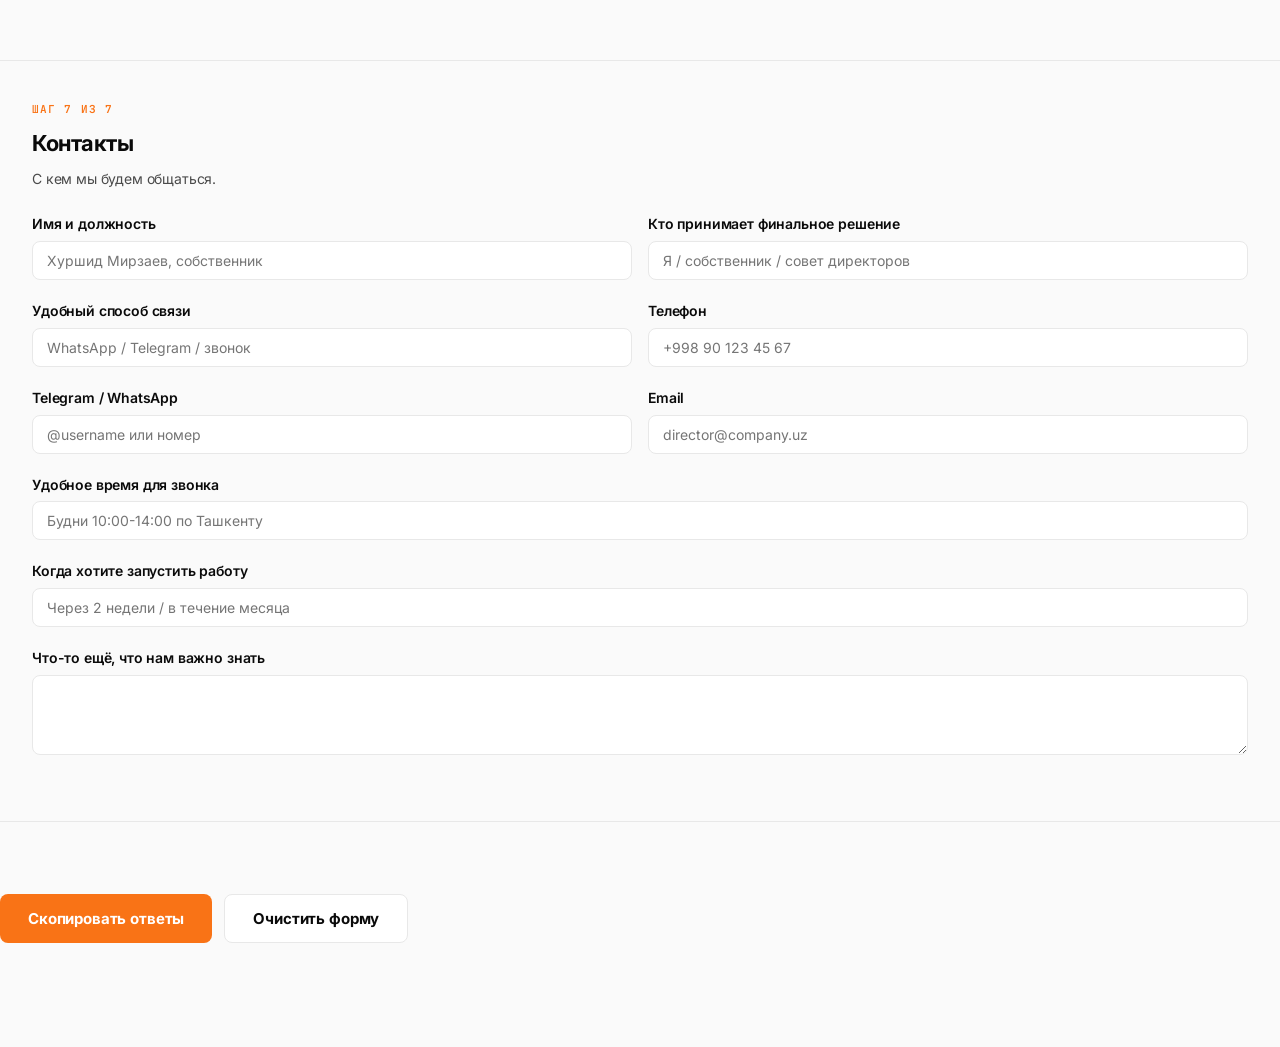
<file: brief.html>
<!DOCTYPE html>
<html lang="ru">
<head>
  <meta charset="UTF-8">
  <meta name="viewport" content="width=device-width, initial-scale=1.0">
  <title>Анкета · Performance под ключ</title>
  <link rel="preconnect" href="https://fonts.googleapis.com">
  <link rel="preconnect" href="https://fonts.gstatic.com" crossorigin>
  <link href="https://fonts.googleapis.com/css2?family=Inter:wght@400;500;600;700;800;900&family=JetBrains+Mono:wght@400;500;600&display=swap" rel="stylesheet">
  <link rel="stylesheet" href="styles.css">
  <style>
    .doc-header {
      padding: 48px 0 32px;
      border-bottom: 1px solid var(--border);
      background: linear-gradient(180deg, rgba(249, 115, 22, 0.04) 0%, transparent 100%);
    }
    .doc-header .eyebrow {
      font-family: 'JetBrains Mono', 'SF Mono', monospace;
      font-size: 12px;
      letter-spacing: 0.15em;
      text-transform: uppercase;
      color: var(--accent);
      font-weight: 600;
      margin-bottom: 14px;
    }
    .doc-header h1 {
      font-size: clamp(24px, 3.5vw, 36px);
      font-weight: 800;
      letter-spacing: -0.03em;
      line-height: 1.15;
      max-width: 800px;
      color: var(--text);
    }
    .doc-header .lead {
      margin-top: 16px;
      max-width: 720px;
      color: var(--text-muted);
      font-size: 16px;
      line-height: 1.55;
    }
    .form-section {
      padding: 40px 0;
      border-bottom: 1px solid var(--border);
    }
    .form-section:last-of-type { border-bottom: none; }
    .form-section h2 {
      font-size: clamp(18px, 2vw, 22px);
      font-weight: 700;
      letter-spacing: -0.02em;
      margin-bottom: 8px;
      color: var(--text);
    }
    .form-section .step-label {
      font-family: 'JetBrains Mono', 'SF Mono', monospace;
      font-size: 11px;
      letter-spacing: 0.1em;
      text-transform: uppercase;
      color: var(--accent);
      font-weight: 600;
      margin-bottom: 8px;
    }
    .form-section .section-hint {
      color: var(--text-muted);
      font-size: 14px;
      margin-bottom: 24px;
      line-height: 1.5;
    }
    .field {
      margin-bottom: 20px;
    }
    .field label {
      display: block;
      color: var(--text);
      font-weight: 600;
      font-size: 14px;
      margin-bottom: 6px;
    }
    .field .hint {
      color: var(--text-dim);
      font-size: 13px;
      margin-bottom: 8px;
      line-height: 1.4;
    }
    .field input[type="text"],
    .field input[type="email"],
    .field input[type="tel"],
    .field input[type="url"],
    .field input[type="number"],
    .field textarea,
    .field select {
      width: 100%;
      background: var(--bg-card);
      border: 1px solid var(--border);
      border-radius: 8px;
      padding: 10px 14px;
      font-family: inherit;
      font-size: 14px;
      color: var(--text);
      transition: border-color 0.15s ease, box-shadow 0.15s ease;
      box-sizing: border-box;
    }
    .field input:focus,
    .field textarea:focus,
    .field select:focus {
      outline: none;
      border-color: var(--accent);
      box-shadow: 0 0 0 3px rgba(249, 115, 22, 0.12);
    }
    .field textarea {
      resize: vertical;
      min-height: 80px;
      font-family: inherit;
    }
    .checkbox-group {
      display: flex;
      flex-wrap: wrap;
      gap: 10px;
    }
    .checkbox-group label {
      display: flex;
      align-items: center;
      gap: 6px;
      background: var(--bg-card);
      border: 1px solid var(--border);
      border-radius: 6px;
      padding: 8px 14px;
      font-weight: 500;
      cursor: pointer;
      transition: all 0.15s ease;
      font-size: 13px;
      margin-bottom: 0;
    }
    .checkbox-group label:hover {
      border-color: var(--accent-line);
    }
    .checkbox-group input[type="checkbox"] {
      accent-color: var(--accent);
    }
    .actions {
      padding: 32px 0 64px;
      display: flex;
      gap: 12px;
      flex-wrap: wrap;
    }
    .actions button {
      background: var(--accent);
      color: #ffffff;
      border: none;
      padding: 14px 28px;
      border-radius: 8px;
      font-family: inherit;
      font-size: 15px;
      font-weight: 700;
      cursor: pointer;
      transition: all 0.15s ease;
      letter-spacing: -0.01em;
    }
    .actions button:hover {
      background: #ea6a13;
      transform: translateY(-1px);
    }
    .actions button.secondary {
      background: var(--bg-card);
      color: var(--text);
      border: 1px solid var(--border);
    }
    .actions button.secondary:hover {
      background: var(--bg-soft);
      border-color: var(--border-strong);
    }
    .toast {
      position: fixed;
      bottom: 32px;
      left: 50%;
      transform: translateX(-50%) translateY(20px);
      background: var(--text);
      color: var(--bg);
      padding: 14px 24px;
      border-radius: 8px;
      font-weight: 600;
      font-size: 14px;
      opacity: 0;
      transition: all 0.25s ease;
      pointer-events: none;
      box-shadow: var(--shadow-md);
      z-index: 100;
    }
    .toast.show {
      opacity: 1;
      transform: translateX(-50%) translateY(0);
    }
    .row-2 {
      display: grid;
      grid-template-columns: 1fr 1fr;
      gap: 16px;
    }
    @media (max-width: 700px) {
      .row-2 { grid-template-columns: 1fr; }
    }
  </style>
</head>
<body>

<header class="doc-header">
  <div class="container">
    <div class="eyebrow">Анкета клиента · Performance под ключ</div>
    <h1>Бриф на запуск performance-маркетинга</h1>
    <p class="lead">Заполните анкету, чтобы мы могли подготовить персональное предложение и план запуска. На каждый блок 5-10 минут. Поля необязательные, заполняйте что знаете. В конце нажмите «Скопировать ответы» и пришлите нам в Telegram или WhatsApp.</p>
  </div>
</header>

<form id="brief-form">

<section class="form-section">
  <div class="container">
    <div class="step-label">Шаг 1 из 7</div>
    <h2>О компании</h2>
    <p class="section-hint">Базовая информация о бизнесе.</p>

    <div class="field">
      <label>Название компании</label>
      <input type="text" name="company_name" placeholder="ООО «Название»">
    </div>
    <div class="row-2">
      <div class="field">
        <label>Сфера деятельности / ниша</label>
        <input type="text" name="niche" placeholder="Например: производство мебели, частная медицина, недвижимость">
      </div>
      <div class="field">
        <label>Год основания</label>
        <input type="number" name="founded" placeholder="2018">
      </div>
    </div>
    <div class="row-2">
      <div class="field">
        <label>Регион работы</label>
        <input type="text" name="region" placeholder="Узбекистан / Ташкент / СНГ">
      </div>
      <div class="field">
        <label>Численность сотрудников</label>
        <input type="text" name="employees" placeholder="15-25 человек">
      </div>
    </div>
    <div class="row-2">
      <div class="field">
        <label>Сайт</label>
        <input type="url" name="website" placeholder="https://example.uz">
      </div>
      <div class="field">
        <label>Соцсети</label>
        <input type="text" name="socials" placeholder="Instagram, Telegram, Facebook">
      </div>
    </div>
    <div class="field">
      <label>Краткое описание бизнеса</label>
      <p class="hint">Расскажите своими словами: чем занимаетесь, как давно, в чём отличие.</p>
      <textarea name="description" rows="4"></textarea>
    </div>
  </div>
</section>

<section class="form-section">
  <div class="container">
    <div class="step-label">Шаг 2 из 7</div>
    <h2>Продукт и юнит-экономика</h2>
    <p class="section-hint">Что вы продаёте и как зарабатываете.</p>

    <div class="field">
      <label>Что продаёте (продукты или услуги)</label>
      <p class="hint">Перечислите 3-5 основных позиций.</p>
      <textarea name="products" rows="3"></textarea>
    </div>
    <div class="row-2">
      <div class="field">
        <label>Средний чек</label>
        <input type="text" name="avg_check" placeholder="500 000 сум / $40 / 3 000 руб">
      </div>
      <div class="field">
        <label>Маржинальность сделки</label>
        <input type="text" name="margin" placeholder="35-40%">
      </div>
    </div>
    <div class="row-2">
      <div class="field">
        <label>Цикл сделки</label>
        <p class="hint">От первого контакта до оплаты.</p>
        <input type="text" name="sales_cycle" placeholder="3-7 дней / 1 месяц / 3 месяца">
      </div>
      <div class="field">
        <label>LTV клиента</label>
        <p class="hint">Сколько клиент тратит за всё время сотрудничества.</p>
        <input type="text" name="ltv" placeholder="500 000 сум за 12 месяцев">
      </div>
    </div>
    <div class="field">
      <label>Сезонность</label>
      <p class="hint">Когда пик продаж, когда спад. Учитываете ли Рамадан, школьный сезон, Навруз.</p>
      <textarea name="seasonality" rows="2"></textarea>
    </div>
    <div class="field">
      <label>Уникальное торговое предложение</label>
      <p class="hint">Почему клиенты выбирают вас, а не конкурентов.</p>
      <textarea name="usp" rows="3"></textarea>
    </div>
  </div>
</section>

<section class="form-section">
  <div class="container">
    <div class="step-label">Шаг 3 из 7</div>
    <h2>Целевая аудитория</h2>
    <p class="section-hint">Кому продаёте.</p>

    <div class="field">
      <label>Основная ЦА (1-2 главных сегмента)</label>
      <p class="hint">География, пол, возраст, уровень дохода, чем занимаются.</p>
      <textarea name="audience" rows="3"></textarea>
    </div>
    <div class="field">
      <label>Боли и потребности клиента</label>
      <p class="hint">Какую проблему решает ваш продукт.</p>
      <textarea name="pains" rows="3"></textarea>
    </div>
    <div class="field">
      <label>Главные возражения и страхи</label>
      <p class="hint">Что мешает клиенту купить, что слышали от потенциальных клиентов.</p>
      <textarea name="objections" rows="3"></textarea>
    </div>
  </div>
</section>

<section class="form-section">
  <div class="container">
    <div class="step-label">Шаг 4 из 7</div>
    <h2>Текущий маркетинг</h2>
    <p class="section-hint">Что делаете сейчас и какие результаты.</p>

    <div class="field">
      <label>Какие каналы рекламы используете сейчас</label>
      <div class="checkbox-group">
        <label><input type="checkbox" name="channels" value="Instagram"> Instagram</label>
        <label><input type="checkbox" name="channels" value="Facebook"> Facebook</label>
        <label><input type="checkbox" name="channels" value="Google Ads"> Google Ads</label>
        <label><input type="checkbox" name="channels" value="Yandex Direct"> Yandex Direct</label>
        <label><input type="checkbox" name="channels" value="Telegram Ads"> Telegram Ads</label>
        <label><input type="checkbox" name="channels" value="my.uz"> my.uz</label>
        <label><input type="checkbox" name="channels" value="OLX"> OLX</label>
        <label><input type="checkbox" name="channels" value="SEO"> SEO</label>
        <label><input type="checkbox" name="channels" value="Сарафан"> Сарафан</label>
        <label><input type="checkbox" name="channels" value="Офлайн реклама"> Офлайн</label>
        <label><input type="checkbox" name="channels" value="Другое"> Другое</label>
      </div>
    </div>
    <div class="row-2">
      <div class="field">
        <label>Текущий бюджет на рекламу/мес</label>
        <input type="text" name="budget_now" placeholder="50 млн сум / $4 000 / 300 000 руб">
      </div>
      <div class="field">
        <label>Планируемый бюджет на performance/мес</label>
        <input type="text" name="budget_planned" placeholder="80-100 млн сум">
      </div>
    </div>
    <div class="row-2">
      <div class="field">
        <label>Сколько заявок получаете в месяц</label>
        <input type="text" name="leads_per_month" placeholder="120-150 заявок">
      </div>
      <div class="field">
        <label>Конверсия заявки в продажу</label>
        <input type="text" name="conversion" placeholder="20%">
      </div>
    </div>
    <div class="field">
      <label>Кто сейчас занимается маркетингом</label>
      <p class="hint">Штатный маркетолог, фрилансеры, агентство, сами.</p>
      <textarea name="who_does_marketing" rows="2"></textarea>
    </div>
    <div class="field">
      <label>Что НЕ работало в прошлых рекламных активностях</label>
      <p class="hint">Какие подрядчики, какие каналы, какие подходы оказались неудачными.</p>
      <textarea name="what_failed" rows="3"></textarea>
    </div>
  </div>
</section>

<section class="form-section">
  <div class="container">
    <div class="step-label">Шаг 5 из 7</div>
    <h2>Конкуренты</h2>
    <p class="section-hint">Кого считаете конкурентами и чем отличаетесь.</p>

    <div class="field">
      <label>3-5 главных прямых конкурентов</label>
      <p class="hint">Названия компаний и их сайты или соцсети.</p>
      <textarea name="competitors" rows="4"></textarea>
    </div>
    <div class="field">
      <label>Чем вы лучше них</label>
      <p class="hint">Ваше преимущество, в чём сильнее.</p>
      <textarea name="advantages" rows="3"></textarea>
    </div>
  </div>
</section>

<section class="form-section">
  <div class="container">
    <div class="step-label">Шаг 6 из 7</div>
    <h2>Цели и техническая база</h2>
    <p class="section-hint">Чего хотим и что у вас есть.</p>

    <div class="field">
      <label>Цель на 3 месяца</label>
      <p class="hint">Что должно произойти, чтобы вы были довольны результатом первого квартала.</p>
      <textarea name="goal_3m" rows="2"></textarea>
    </div>
    <div class="field">
      <label>Цель на 12 месяцев</label>
      <p class="hint">Стратегическая цель на год: выручка, рост, доля рынка.</p>
      <textarea name="goal_12m" rows="2"></textarea>
    </div>
    <div class="field">
      <label>Ключевые метрики, которые важны</label>
      <p class="hint">Что вы будете считать главным показателем успеха: количество лидов, CPA, ROAS, выручка от рекламы.</p>
      <textarea name="kpi" rows="2"></textarea>
    </div>
    <div class="row-2">
      <div class="field">
        <label>Сайт: на чём сделан</label>
        <input type="text" name="site_platform" placeholder="Tilda / Bitrix / WordPress / кастом">
      </div>
      <div class="field">
        <label>CRM используете?</label>
        <input type="text" name="crm" placeholder="amoCRM / Bitrix24 / нет">
      </div>
    </div>
    <div class="row-2">
      <div class="field">
        <label>Аналитика стоит?</label>
        <input type="text" name="analytics" placeholder="Google Analytics, Yandex Metrica, Roistat, нет">
      </div>
      <div class="field">
        <label>Готовы передать доступы к рекламным кабинетам</label>
        <input type="text" name="ad_access" placeholder="Да / нет / частично">
      </div>
    </div>
    <div class="field">
      <label>Что есть из креативов и контента</label>
      <p class="hint">Профессиональные фото, видео, тексты, логотип, брендбук, посадки.</p>
      <textarea name="assets" rows="3"></textarea>
    </div>
  </div>
</section>

<section class="form-section">
  <div class="container">
    <div class="step-label">Шаг 7 из 7</div>
    <h2>Контакты</h2>
    <p class="section-hint">С кем мы будем общаться.</p>

    <div class="row-2">
      <div class="field">
        <label>Имя и должность</label>
        <input type="text" name="contact_name" placeholder="Хуршид Мирзаев, собственник">
      </div>
      <div class="field">
        <label>Кто принимает финальное решение</label>
        <input type="text" name="decision_maker" placeholder="Я / собственник / совет директоров">
      </div>
    </div>
    <div class="row-2">
      <div class="field">
        <label>Удобный способ связи</label>
        <input type="text" name="contact_channel" placeholder="WhatsApp / Telegram / звонок">
      </div>
      <div class="field">
        <label>Телефон</label>
        <input type="tel" name="phone" placeholder="+998 90 123 45 67">
      </div>
    </div>
    <div class="row-2">
      <div class="field">
        <label>Telegram / WhatsApp</label>
        <input type="text" name="messenger" placeholder="@username или номер">
      </div>
      <div class="field">
        <label>Email</label>
        <input type="email" name="email" placeholder="director@company.uz">
      </div>
    </div>
    <div class="field">
      <label>Удобное время для звонка</label>
      <input type="text" name="call_time" placeholder="Будни 10:00-14:00 по Ташкенту">
    </div>
    <div class="field">
      <label>Когда хотите запустить работу</label>
      <input type="text" name="start_date" placeholder="Через 2 недели / в течение месяца">
    </div>
    <div class="field">
      <label>Что-то ещё, что нам важно знать</label>
      <textarea name="notes" rows="3"></textarea>
    </div>
  </div>
</section>

<section class="form-section">
  <div class="container actions">
    <button type="button" id="copy-btn">Скопировать ответы</button>
    <button type="button" class="secondary" id="reset-btn">Очистить форму</button>
  </div>
</section>

</form>

<div class="toast" id="toast">Ответы скопированы. Вставьте в Telegram или WhatsApp.</div>

<script>
  const form = document.getElementById('brief-form');
  const copyBtn = document.getElementById('copy-btn');
  const resetBtn = document.getElementById('reset-btn');
  const toast = document.getElementById('toast');

  const sectionTitles = {
    1: 'О компании',
    2: 'Продукт и юнит-экономика',
    3: 'Целевая аудитория',
    4: 'Текущий маркетинг',
    5: 'Конкуренты',
    6: 'Цели и техническая база',
    7: 'Контакты'
  };

  function showToast(text) {
    toast.textContent = text;
    toast.classList.add('show');
    setTimeout(() => toast.classList.remove('show'), 2400);
  }

  function buildAnswers() {
    const sections = document.querySelectorAll('.form-section');
    const lines = ['Анкета на Performance под ключ', '═══════════════════════════', ''];

    sections.forEach(sec => {
      if (sec.classList.contains('actions')) return;
      const stepLabel = sec.querySelector('.step-label');
      const heading = sec.querySelector('h2');
      if (!heading) return;

      lines.push('▶ ' + heading.textContent);
      lines.push('');

      const fields = sec.querySelectorAll('.field');
      fields.forEach(field => {
        const label = field.querySelector('label');
        const inputs = field.querySelectorAll('input, textarea, select');

        if (inputs[0] && inputs[0].type === 'checkbox') {
          const values = [...inputs].filter(i => i.checked).map(i => i.value);
          if (values.length) {
            lines.push(label.textContent.trim() + ': ' + values.join(', '));
          }
          return;
        }

        const input = inputs[0];
        if (!input) return;
        const value = input.value.trim();
        if (value) {
          const labelText = label ? label.textContent.trim() : '';
          if (input.tagName === 'TEXTAREA' || value.length > 60) {
            lines.push(labelText + ':');
            lines.push(value);
          } else {
            lines.push(labelText + ': ' + value);
          }
        }
      });
      lines.push('');
    });

    return lines.join('\n');
  }

  copyBtn.addEventListener('click', async () => {
    const text = buildAnswers();
    try {
      await navigator.clipboard.writeText(text);
      showToast('Ответы скопированы. Вставьте в Telegram или WhatsApp.');
    } catch (err) {
      const ta = document.createElement('textarea');
      ta.value = text;
      document.body.appendChild(ta);
      ta.select();
      document.execCommand('copy');
      document.body.removeChild(ta);
      showToast('Ответы скопированы.');
    }
  });

  resetBtn.addEventListener('click', () => {
    if (confirm('Очистить все поля?')) {
      form.reset();
    }
  });
</script>

</body>
</html>
</file>
<file: styles.css>
:root {
  --bg: #fafafa;
  --bg-soft: #f4f4f4;
  --bg-card: #ffffff;
  --bg-card-hover: #fdfdfd;
  --border: #e8e8e8;
  --border-strong: #d4d4d4;
  --text: #0a0a0a;
  --text-muted: #4a4a4a;
  --text-dim: #8a8a8a;
  --accent: #f97316;
  --accent-soft: rgba(249, 115, 22, 0.08);
  --accent-line: rgba(249, 115, 22, 0.4);
  --green: #16a34a;
  --red: #dc2626;
  --shadow-sm: 0 1px 2px rgba(0, 0, 0, 0.04);
  --shadow-md: 0 4px 12px rgba(0, 0, 0, 0.06);
  --max: 1280px;
}

* {
  box-sizing: border-box;
  margin: 0;
  padding: 0;
}

html {
  scroll-behavior: smooth;
}

body {
  background: var(--bg);
  color: var(--text);
  font-family: 'Inter', -apple-system, BlinkMacSystemFont, sans-serif;
  font-weight: 400;
  font-size: 16px;
  line-height: 1.55;
  -webkit-font-smoothing: antialiased;
  -moz-osx-font-smoothing: grayscale;
  letter-spacing: -0.01em;
}

.container {
  max-width: var(--max);
  margin: 0 auto;
  padding: 0 32px;
}

/* HEADER */

.site-header {
  border-bottom: 1px solid var(--border);
  padding: 48px 0 40px;
  background: linear-gradient(180deg, rgba(249, 115, 22, 0.04) 0%, transparent 100%);
}

.site-header .eyebrow {
  font-size: 12px;
  letter-spacing: 0.15em;
  text-transform: uppercase;
  color: var(--accent);
  font-weight: 600;
  margin-bottom: 16px;
  font-family: 'JetBrains Mono', 'SF Mono', monospace;
}

.site-header h1 {
  font-size: clamp(28px, 4vw, 44px);
  font-weight: 800;
  line-height: 1.1;
  letter-spacing: -0.03em;
  max-width: 900px;
  color: var(--text);
}

.site-header .lead {
  margin-top: 20px;
  max-width: 720px;
  color: var(--text-muted);
  font-size: 18px;
  line-height: 1.55;
}

.meta-bar {
  margin-top: 32px;
  display: flex;
  flex-wrap: wrap;
  gap: 24px;
  font-family: 'JetBrains Mono', 'SF Mono', monospace;
  font-size: 13px;
  color: var(--text-dim);
}

.meta-bar strong {
  color: var(--text);
  font-weight: 600;
}

/* SECTIONS */

section {
  padding: 64px 0;
  border-bottom: 1px solid var(--border);
}

section h2 {
  font-size: clamp(22px, 3vw, 32px);
  font-weight: 700;
  letter-spacing: -0.02em;
  margin-bottom: 12px;
  color: var(--text);
}

section .section-lead {
  color: var(--text-muted);
  font-size: 16px;
  max-width: 680px;
  margin-bottom: 40px;
}

/* PRODUCT GRID */

.product-grid {
  display: grid;
  grid-template-columns: repeat(2, 1fr);
  gap: 24px;
}

@media (max-width: 900px) {
  .product-grid {
    grid-template-columns: 1fr;
  }
}

.product-card {
  background: var(--bg-card);
  border: 1px solid var(--border);
  border-radius: 12px;
  padding: 32px;
  transition: border-color 0.2s ease, box-shadow 0.2s ease, transform 0.15s ease;
  box-shadow: var(--shadow-sm);
}

.product-card:hover {
  border-color: var(--border-strong);
  box-shadow: var(--shadow-md);
  transform: translateY(-1px);
}

.product-card.is-anchor {
  border-color: var(--accent-line);
  background: linear-gradient(180deg, var(--accent-soft) 0%, var(--bg-card) 30%);
}

.product-card .product-num {
  font-family: 'JetBrains Mono', 'SF Mono', monospace;
  font-size: 12px;
  color: var(--text-dim);
  letter-spacing: 0.1em;
  margin-bottom: 12px;
}

.product-card h3 {
  font-size: 22px;
  font-weight: 700;
  letter-spacing: -0.02em;
  margin-bottom: 8px;
  line-height: 1.2;
  color: var(--text);
}

.product-card .one-liner {
  color: var(--text-muted);
  font-size: 15px;
  line-height: 1.55;
  margin-bottom: 24px;
}

.product-card .badges {
  display: flex;
  flex-wrap: wrap;
  gap: 6px;
  margin-bottom: 24px;
}

.badge {
  font-family: 'JetBrains Mono', 'SF Mono', monospace;
  font-size: 11px;
  letter-spacing: 0.05em;
  padding: 4px 10px;
  border-radius: 4px;
  background: var(--bg-soft);
  border: 1px solid var(--border);
  color: var(--text-muted);
  text-transform: uppercase;
  font-weight: 500;
}

.badge.is-role {
  background: var(--accent-soft);
  border-color: var(--accent-line);
  color: var(--accent);
  font-weight: 600;
}

.product-card .stat-row {
  display: grid;
  grid-template-columns: 1fr 1fr;
  gap: 16px;
  padding: 16px 0;
  border-top: 1px solid var(--border);
  border-bottom: 1px solid var(--border);
  margin-bottom: 24px;
}

.product-card .stat {
  font-family: 'JetBrains Mono', 'SF Mono', monospace;
}

.product-card .stat-label {
  font-size: 11px;
  color: var(--text-dim);
  letter-spacing: 0.1em;
  text-transform: uppercase;
  margin-bottom: 4px;
  font-weight: 500;
}

.product-card .stat-value {
  font-size: 14px;
  color: var(--text);
  font-weight: 600;
}

.product-card .uz-markers {
  list-style: none;
  margin-bottom: 20px;
}

.product-card .uz-markers li {
  font-size: 14px;
  color: var(--text-muted);
  padding-left: 16px;
  position: relative;
  margin-bottom: 8px;
  line-height: 1.55;
}

.product-card .uz-markers li::before {
  content: "·";
  color: var(--accent);
  position: absolute;
  left: 4px;
  font-weight: 800;
  font-size: 18px;
  line-height: 1;
}

.product-card details {
  margin-top: 16px;
  border-top: 1px solid var(--border);
  padding-top: 20px;
}

.product-card details summary {
  cursor: pointer;
  font-family: 'JetBrains Mono', 'SF Mono', monospace;
  font-size: 12px;
  letter-spacing: 0.1em;
  text-transform: uppercase;
  color: var(--accent);
  user-select: none;
  list-style: none;
  display: flex;
  align-items: center;
  gap: 6px;
  font-weight: 600;
}

.product-card details summary::-webkit-details-marker {
  display: none;
}

.product-card details summary::after {
  content: "+";
  margin-left: auto;
  font-size: 16px;
  font-weight: 600;
  transition: transform 0.2s ease;
}

.product-card details[open] summary::after {
  content: "×";
}

.product-card .details-body {
  padding-top: 20px;
}

.product-card .details-body h4 {
  font-size: 12px;
  font-family: 'JetBrains Mono', 'SF Mono', monospace;
  letter-spacing: 0.1em;
  text-transform: uppercase;
  color: var(--text-dim);
  margin-top: 20px;
  margin-bottom: 8px;
  font-weight: 600;
}

.product-card .details-body h4:first-child {
  margin-top: 0;
}

.product-card .details-body p {
  font-size: 14px;
  color: var(--text-muted);
  line-height: 1.6;
  margin-bottom: 8px;
}

.product-card .details-body ul {
  list-style: none;
  margin-bottom: 8px;
}

.product-card .details-body ul li {
  font-size: 14px;
  color: var(--text-muted);
  padding-left: 14px;
  position: relative;
  line-height: 1.55;
  margin-bottom: 4px;
}

.product-card .details-body ul li::before {
  content: "·";
  color: var(--accent);
  position: absolute;
  left: 4px;
  font-weight: 800;
  font-size: 18px;
  line-height: 1;
}

/* SUMMARY TABLE */

.summary-table-wrap {
  overflow-x: auto;
  border: 1px solid var(--border);
  border-radius: 12px;
  background: var(--bg-card);
  box-shadow: var(--shadow-sm);
}

.summary-table {
  width: 100%;
  border-collapse: collapse;
  font-size: 14px;
}

.summary-table thead {
  background: var(--bg-soft);
}

.summary-table th {
  text-align: left;
  font-family: 'JetBrains Mono', 'SF Mono', monospace;
  font-size: 11px;
  letter-spacing: 0.1em;
  text-transform: uppercase;
  color: var(--text-dim);
  font-weight: 600;
  padding: 16px 20px;
  border-bottom: 1px solid var(--border);
  white-space: nowrap;
}

.summary-table td {
  padding: 18px 20px;
  border-bottom: 1px solid var(--border);
  color: var(--text-muted);
  vertical-align: top;
}

.summary-table td.product-name {
  color: var(--text);
  font-weight: 600;
  white-space: nowrap;
}

.summary-table tr:last-child td {
  border-bottom: none;
}

.summary-table tr:hover td {
  background: rgba(249, 115, 22, 0.04);
}

/* FUNNEL DIAGRAM (kept for backward compat) */

.funnel {
  background: var(--bg-card);
  border: 1px solid var(--border);
  border-radius: 12px;
  padding: 32px;
  box-shadow: var(--shadow-sm);
}

.funnel-step {
  padding: 20px 24px;
  border: 1px solid var(--border);
  border-radius: 8px;
  margin-bottom: 12px;
  background: var(--bg-soft);
}

.funnel-step.is-entry {
  border-color: var(--accent-line);
  background: var(--accent-soft);
}

.funnel-step h4 {
  font-size: 16px;
  font-weight: 700;
  margin-bottom: 4px;
  color: var(--text);
}

.funnel-step p {
  font-size: 14px;
  color: var(--text-muted);
}

.funnel-branches {
  display: grid;
  grid-template-columns: repeat(2, 1fr);
  gap: 12px;
  margin-top: 16px;
}

@media (max-width: 700px) {
  .funnel-branches {
    grid-template-columns: 1fr;
  }
}

/* HIGHLIGHTS BLOCK (kept for backward compat) */

.highlights {
  display: grid;
  grid-template-columns: repeat(3, 1fr);
  gap: 16px;
  margin-top: 24px;
}

@media (max-width: 900px) {
  .highlights {
    grid-template-columns: 1fr;
  }
}

.highlight {
  background: var(--bg-card);
  border: 1px solid var(--border);
  border-radius: 12px;
  padding: 24px;
  box-shadow: var(--shadow-sm);
}

.highlight .h-label {
  font-family: 'JetBrains Mono', 'SF Mono', monospace;
  font-size: 11px;
  letter-spacing: 0.1em;
  text-transform: uppercase;
  color: var(--text-dim);
  margin-bottom: 8px;
  font-weight: 600;
}

.highlight .h-value {
  font-size: 22px;
  font-weight: 700;
  letter-spacing: -0.02em;
  color: var(--accent);
  margin-bottom: 8px;
}

.highlight .h-desc {
  font-size: 14px;
  color: var(--text-muted);
  line-height: 1.5;
}

/* FOOTER */

.site-footer {
  padding: 48px 0;
  text-align: center;
  color: var(--text-dim);
  font-family: 'JetBrains Mono', 'SF Mono', monospace;
  font-size: 12px;
  letter-spacing: 0.05em;
  background: var(--bg-soft);
  border-top: 1px solid var(--border);
}

.site-footer p {
  margin-bottom: 4px;
}

/* SCROLLBAR */

::-webkit-scrollbar {
  width: 10px;
  height: 10px;
}

::-webkit-scrollbar-track {
  background: var(--bg-soft);
}

::-webkit-scrollbar-thumb {
  background: var(--border-strong);
  border-radius: 4px;
}

::-webkit-scrollbar-thumb:hover {
  background: var(--accent);
}

/* SELECTION */

::selection {
  background: var(--accent);
  color: #ffffff;
}
</file>
